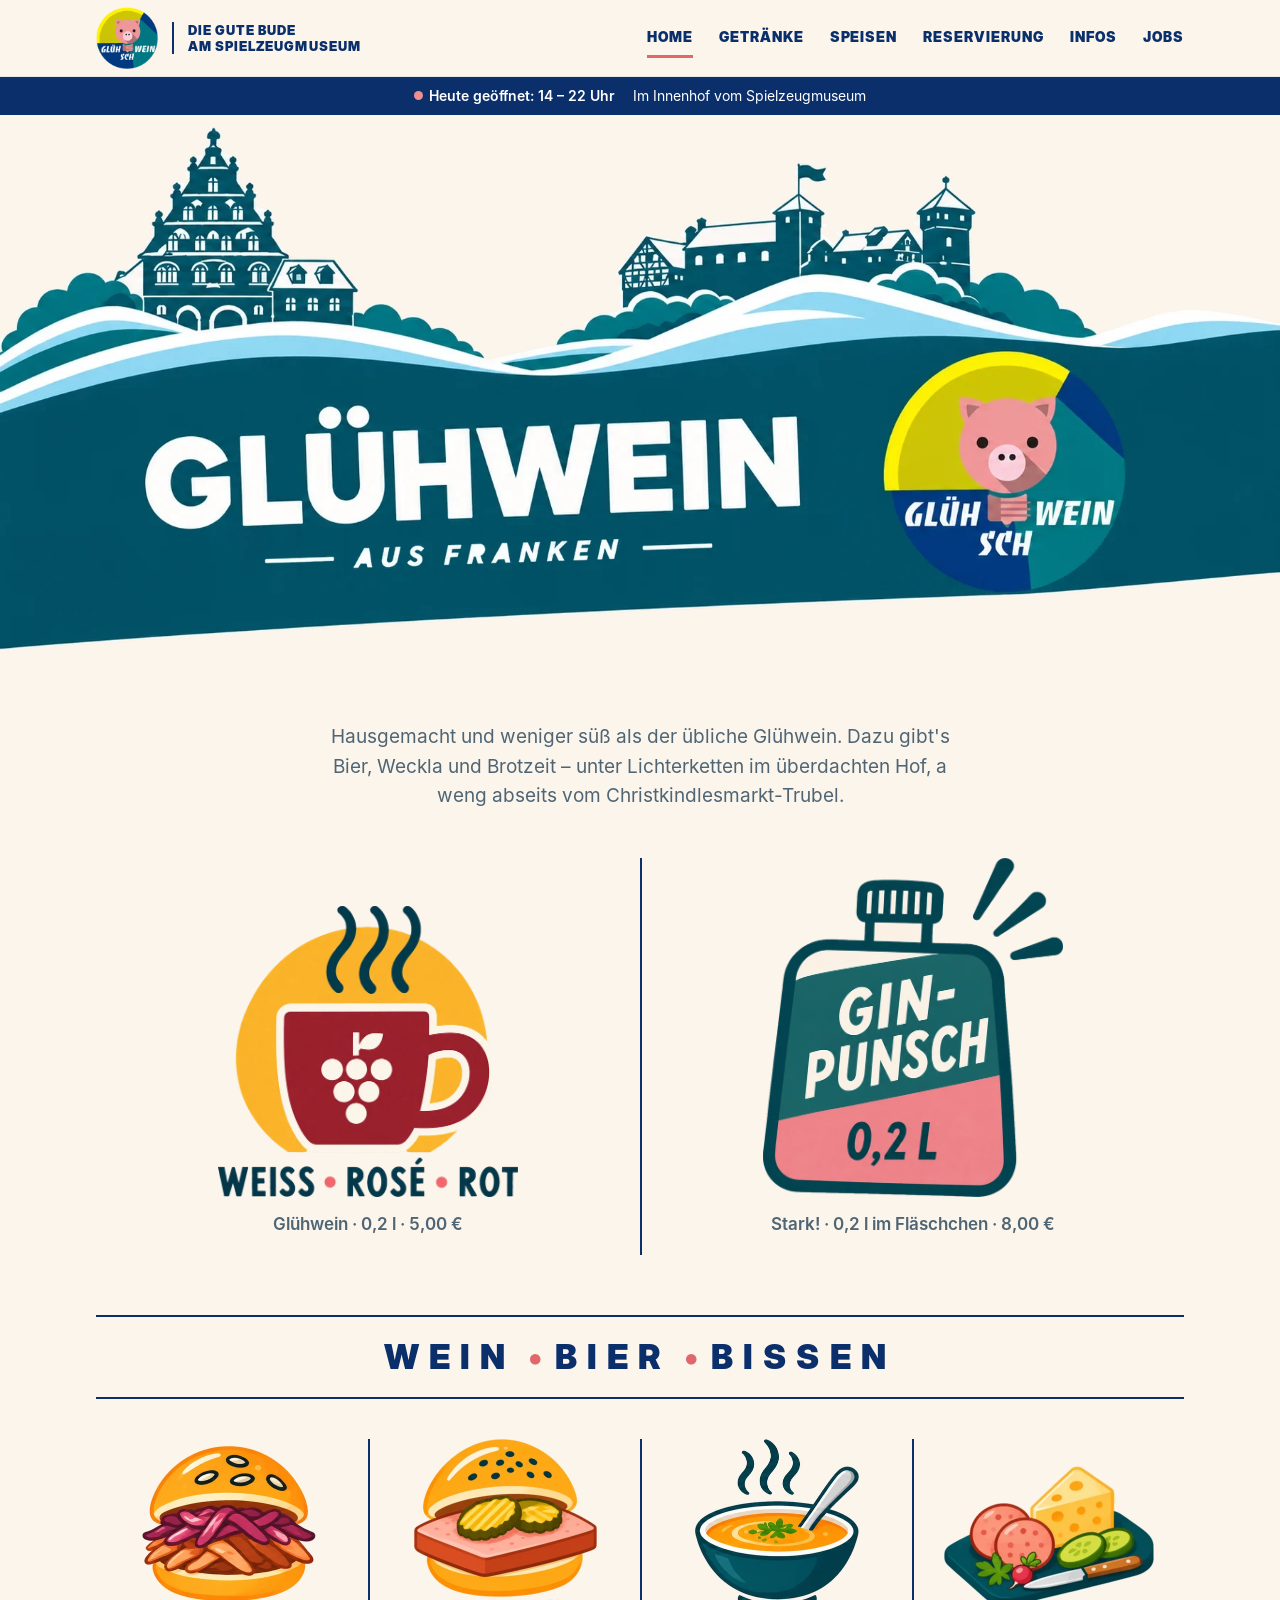
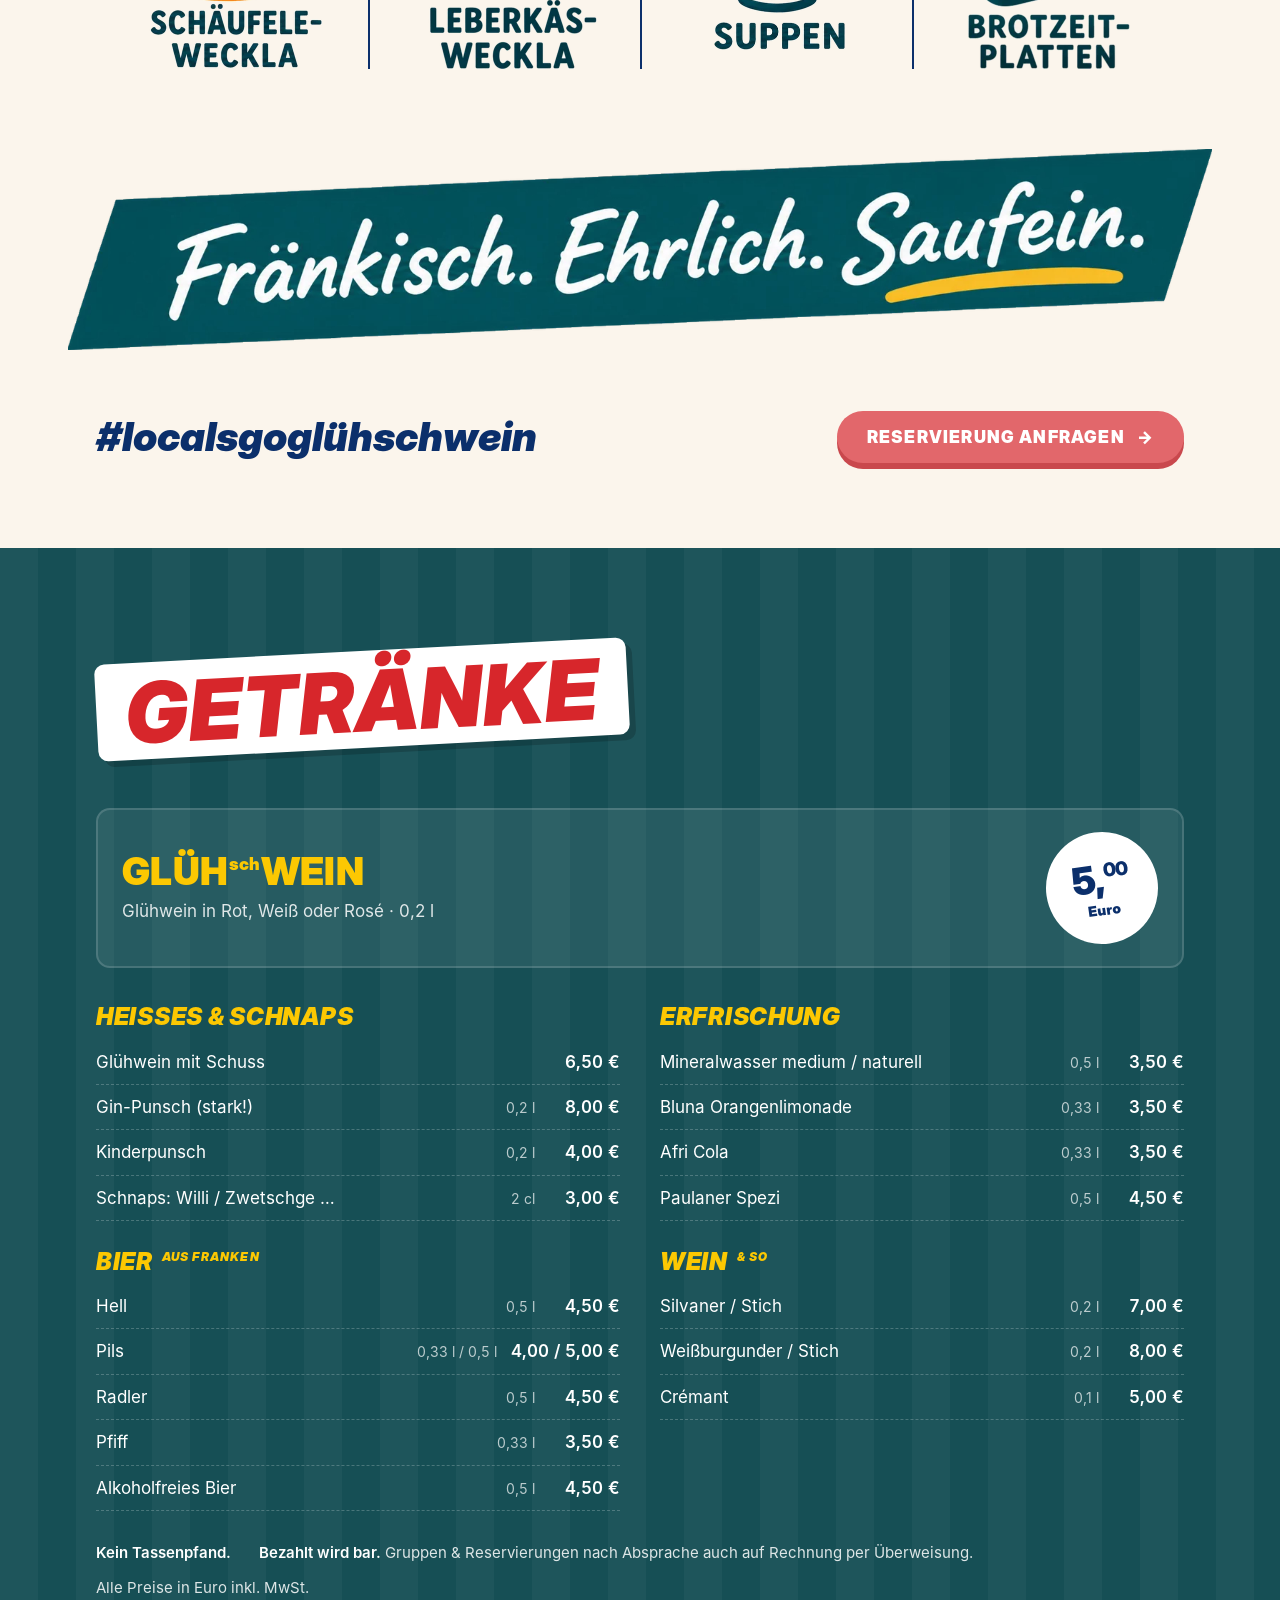
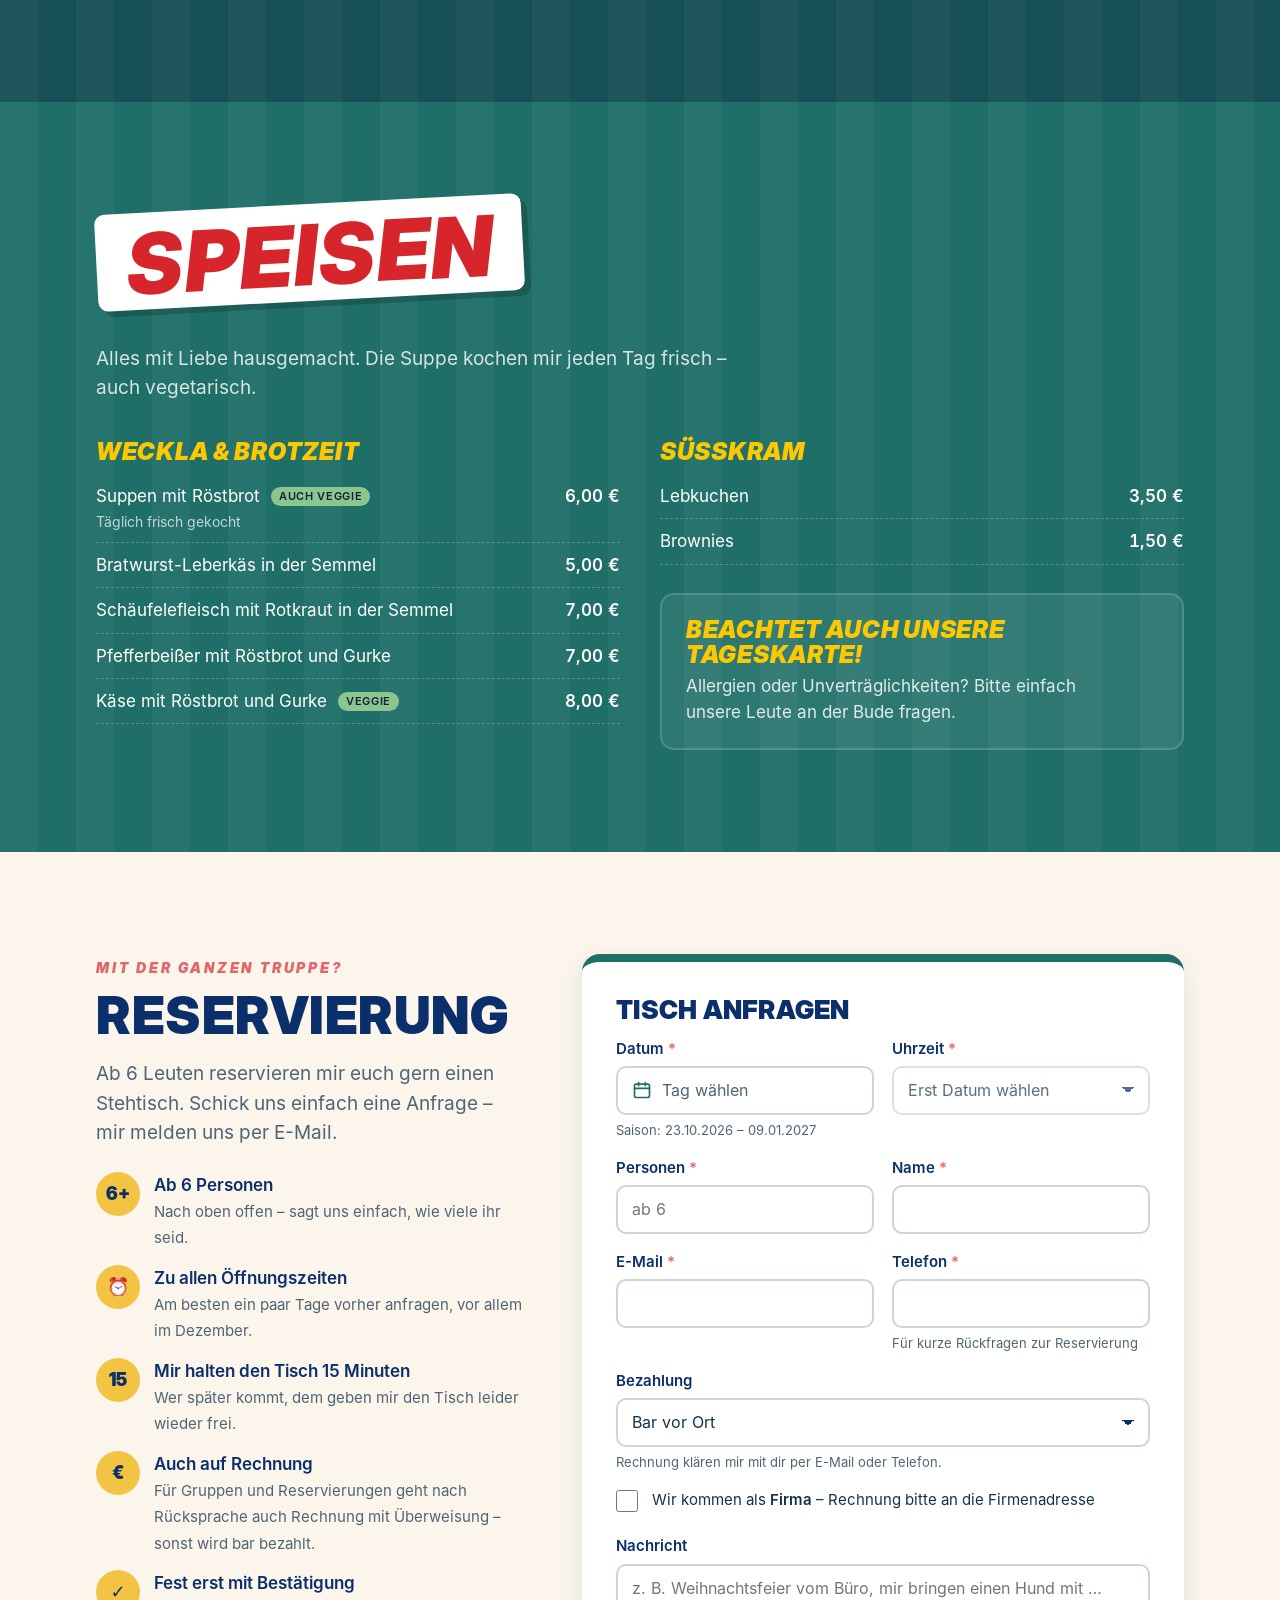
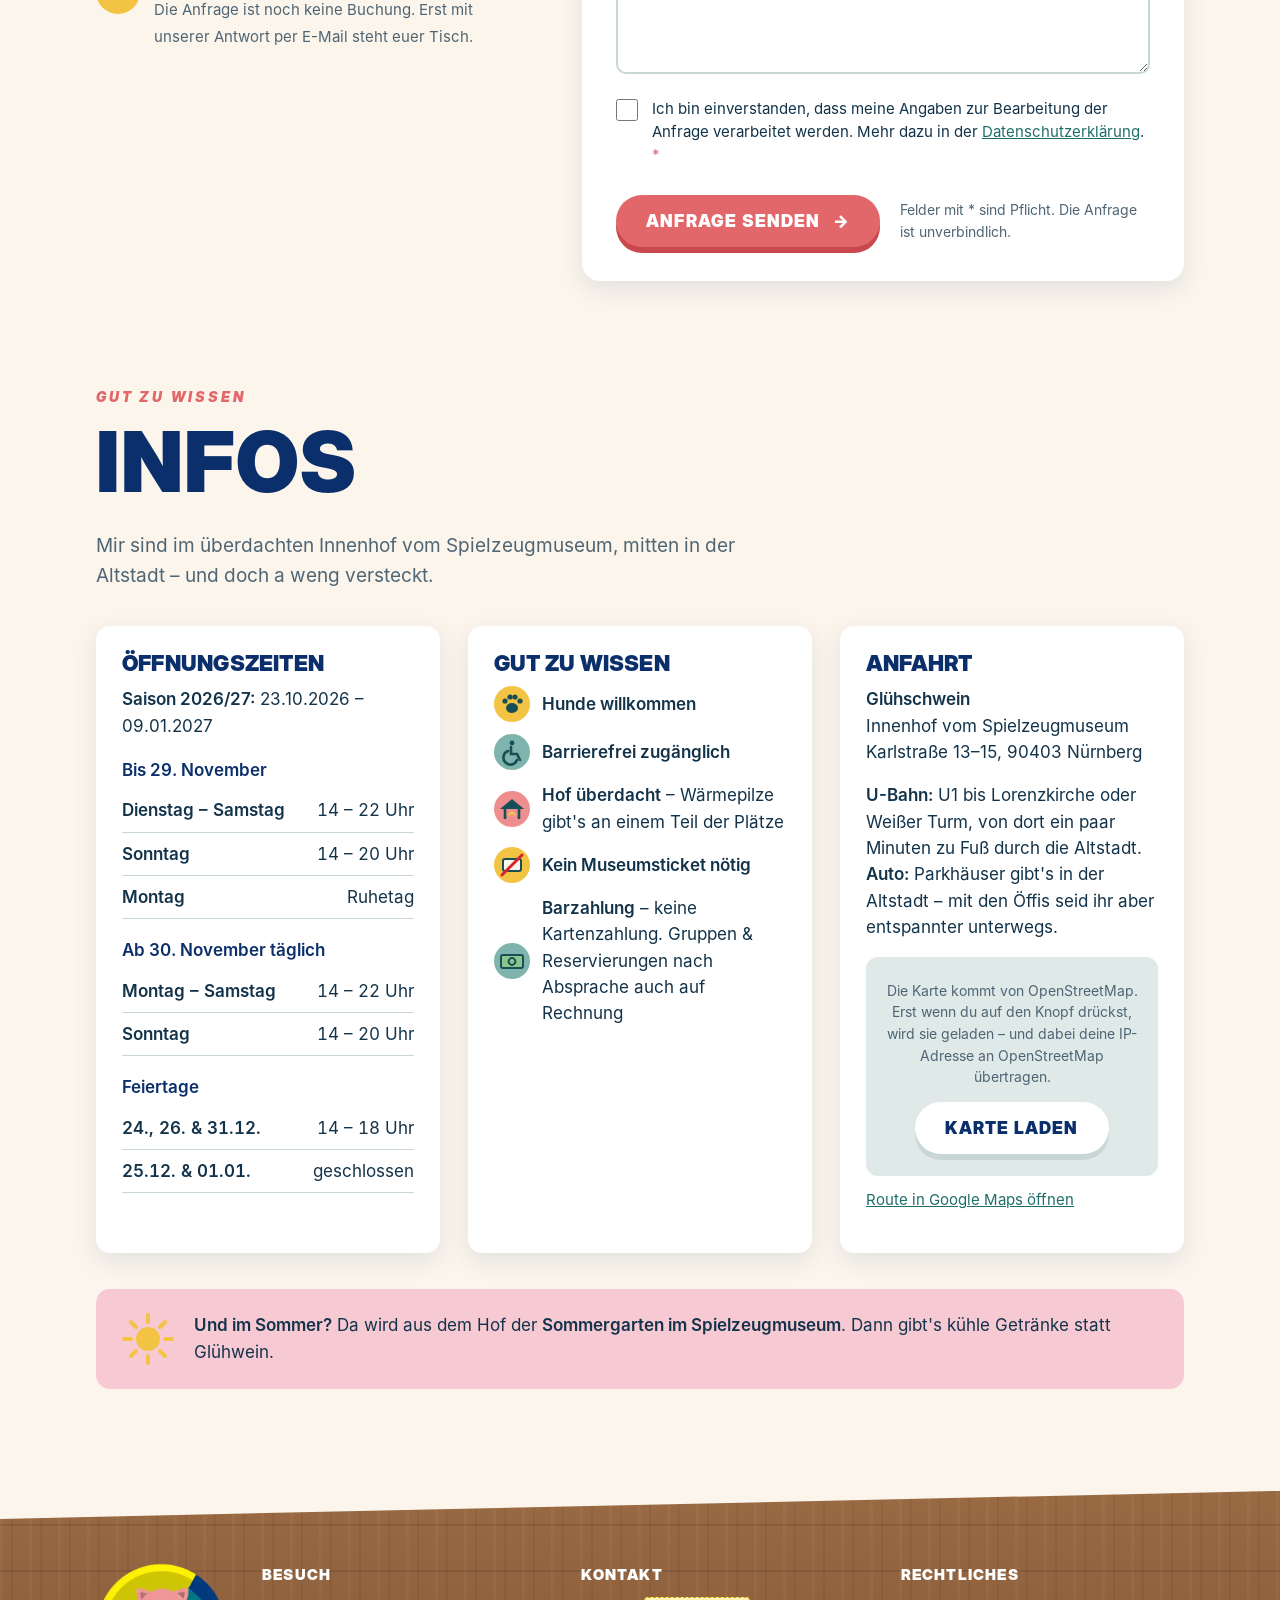
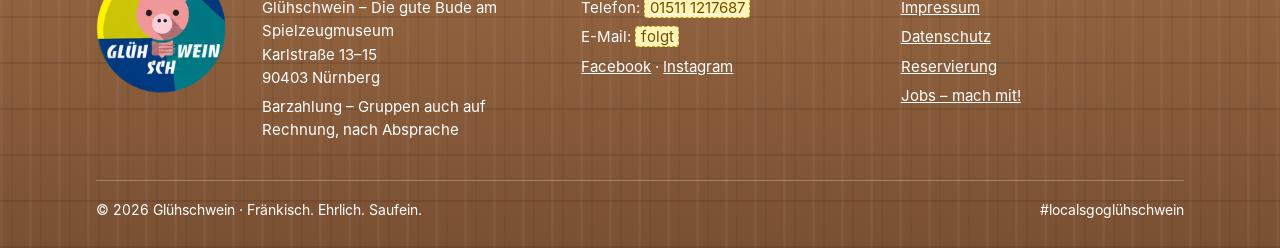
<file: index.html>
<!doctype html>
<html lang="de">
<head>
  <meta charset="utf-8">
  <meta name="viewport" content="width=device-width, initial-scale=1">
  <title>Glühschwein – Die gute Bude am Spielzeugmuseum · Nürnberg</title>
  <meta name="description" content="Hausgemachter Glühwein aus Frankenwein, Gin-Punsch, Bier und Brotzeit im überdachten Innenhof des Spielzeugmuseums Nürnberg. Saison 23.10.2026 – 09.01.2027. Stehtische ab 6 Personen reservieren.">
  <meta name="theme-color" content="#164f55">
  <link rel="icon" href="bilder/favicon.png?v=2" type="image/png">
  <link rel="apple-touch-icon" href="bilder/apple-touch-icon.png?v=2">
  <link rel="preload" href="fonts/interdisplay-black.woff" as="font" type="font/woff" crossorigin>
  <link rel="stylesheet" href="css/style.css?v=18">
  <meta property="og:title" content="Glühschwein – Die gute Bude am Spielzeugmuseum">
  <meta property="og:description" content="Fränkisch. Ehrlich. Saufein. Hausgemachter Glühwein aus Frankenwein im Innenhof des Spielzeugmuseums Nürnberg.">
  <meta property="og:type" content="website">
  <meta property="og:locale" content="de_DE">
  <meta property="og:url" content="https://xn--dasglhschwein-0ob.de/">
  <meta property="og:image" content="https://xn--dasglhschwein-0ob.de/bilder/vorschau.jpg">
  <meta property="og:image:width" content="1200">
  <meta property="og:image:height" content="630">
  <meta name="twitter:card" content="summary_large_image">
</head>
<body>

<a class="springen" href="#inhalt">Zum Inhalt springen</a>

<!-- ===================== Kopfzeile ===================== -->
<header class="kopf">
  <div class="huelle kopf__innen">
    <a class="marke" href="#home" aria-label="Glühschwein – zur Startseite">
      <img class="marke__logo" src="bilder/logo-klein.webp?v=2" width="360" height="360" alt="Logo Glühschwein">
      <span class="marke__zeile">Die gute Bude<br>am Spielzeugmuseum</span>
    </a>
    <button class="burger" type="button" aria-label="Menü öffnen" aria-expanded="false" aria-controls="hauptmenue">
      <span></span><span></span><span></span>
    </button>
    <nav class="nav" id="hauptmenue" aria-label="Hauptmenü">
      <ul>
        <li><a href="#home" class="aktiv">Home</a></li>
        <li><a href="#getraenke">Getränke</a></li>
        <li><a href="#speisen">Speisen</a></li>
        <li><a href="#reservierung">Reservierung</a></li>
        <li><a href="#infos">Infos</a></li>
        <li><a href="jobs/">Jobs</a></li>
      </ul>
    </nav>
  </div>
</header>

<!-- Status: wird per Script mit den heutigen Öffnungszeiten gefüllt -->
<div class="status" id="status" aria-live="polite">
  <div class="huelle"><span><span class="status__punkt"></span><b id="status-text">Saison 2026/27: 23.10.2026 – 09.01.2027</b></span><span id="status-zusatz">Im Innenhof vom Spielzeugmuseum</span></div>
</div>

<main id="inhalt">

  <!-- ===================== HOME ===================== -->
  <section class="hero" id="home" aria-labelledby="hero-titel">
    <h1 class="sr-only" id="hero-titel">Glühschwein – Die gute Bude am Spielzeugmuseum, Nürnberg</h1>
    <div class="einstieg">
      <img class="hero__bild" src="bilder/einstieg.webp?v=3" width="1800" height="736" alt="Glühwein aus Franken – verschneite Nürnberger Altstadt mit Burg und dem Glühschwein-Logo" fetchpriority="high">
      <img class="fenster fenster--an" src="bilder/fenster-an.webp" width="1800" height="736" alt="" aria-hidden="true">
    </div>

    <div class="huelle">
      <p class="hero__intro">Hausgemacht und weniger süß als der übliche Glühwein. Dazu gibt's Bier, Weckla und Brotzeit – unter Lichterketten im überdachten Hof, a weng abseits vom Christkindlesmarkt-Trubel.</p>

      <div class="highlights">
        <div class="highlight">
          <img src="bilder/gluehwein-tasse.webp" width="640" height="621" alt="Glühwein-Tasse – Weiß, Rosé und Rot">
          <p class="highlight__preis">Glühwein · 0,2 l · 5,00 €</p>
        </div>
        <div class="highlight">
          <img src="bilder/gin-punsch.webp" width="640" height="723" alt="Gin-Punsch im Fläschchen, 0,2 Liter">
          <p class="highlight__preis">Stark! · 0,2 l im Fläschchen · 8,00 €</p>
        </div>
      </div>

      <p class="trenner">Wein<span class="dot">•</span>Bier<span class="dot">•</span>Bissen</p>

      <ul class="bissen">
        <li><img src="bilder/schaeufele-weckla.webp?v=2" width="360" height="460" loading="lazy" alt="Schäufele-Weckla"></li>
        <li><img src="bilder/leberkaes-weckla.webp?v=3" width="366" height="460" loading="lazy" alt="Leberkäs-Weckla"></li>
        <li><img src="bilder/suppen.webp?v=2" width="327" height="460" loading="lazy" alt="Suppen"></li>
        <li><img src="bilder/brotzeitplatten.webp?v=4" width="420" height="460" loading="lazy" alt="Brotzeitplatten"></li>
      </ul>
    </div>

    <div class="slogan">
      <img src="bilder/slogan.webp" width="1600" height="281" loading="lazy" alt="Fränkisch. Ehrlich. Saufein.">
    </div>

    <div class="huelle cta-zeile">
      <p class="hashtag">#localsgoglühschwein</p>
      <a class="knopf" href="#reservierung">Reservierung anfragen <span aria-hidden="true">→</span></a>
    </div>
  </section>

  <!-- ===================== GETRÄNKE ===================== -->
  <section class="abschnitt karte-bereich" id="getraenke" aria-labelledby="getraenke-titel">
    <div class="huelle">
      <h2 class="titel-gross" id="getraenke-titel">Getränke</h2>

      <div class="top-gluehwein">
        <div>
          <h3>Glüh<sup>sch</sup>wein</h3>
          <p>Glühwein in Rot, Weiß oder Rosé · 0,2 l</p>
        </div>
        <div class="preis-kreis"><span>5,<sup>00</sup></span><small>Euro</small></div>
      </div>

      <div class="karten-raster">
        <div class="karten-gruppe">
          <h3>Heißes &amp; Schnaps</h3>
          <ul class="karte-liste">
            <li><span>Glühwein mit Schuss</span><span class="menge"></span><span class="preis">6,50 €</span></li>
            <li><span>Gin-Punsch (stark!)</span><span class="menge">0,2 l</span><span class="preis">8,00 €</span></li>
            <li><span>Kinderpunsch</span><span class="menge">0,2 l</span><span class="preis">4,00 €</span></li>
            <li><span>Schnaps: Willi / Zwetschge …</span><span class="menge">2 cl</span><span class="preis">3,00 €</span></li>
          </ul>
        </div>
        <div class="karten-gruppe">
          <h3>Erfrischung</h3>
          <ul class="karte-liste">
            <li><span>Mineralwasser medium / naturell</span><span class="menge">0,5 l</span><span class="preis">3,50 €</span></li>
            <li><span>Bluna Orangenlimonade</span><span class="menge">0,33 l</span><span class="preis">3,50 €</span></li>
            <li><span>Afri Cola</span><span class="menge">0,33 l</span><span class="preis">3,50 €</span></li>
            <li><span>Paulaner Spezi</span><span class="menge">0,5 l</span><span class="preis">4,50 €</span></li>
          </ul>
        </div>
        <div class="karten-gruppe">
          <h3>Bier <small>aus Franken</small></h3>
          <ul class="karte-liste">
            <li><span>Hell</span><span class="menge">0,5 l</span><span class="preis">4,50 €</span></li>
            <li><span>Pils</span><span class="menge">0,33 l / 0,5 l</span><span class="preis">4,00 / 5,00 €</span></li>
            <li><span>Radler</span><span class="menge">0,5 l</span><span class="preis">4,50 €</span></li>
            <li><span>Pfiff</span><span class="menge">0,33 l</span><span class="preis">3,50 €</span></li>
            <li><span>Alkoholfreies Bier</span><span class="menge">0,5 l</span><span class="preis">4,50 €</span></li>
          </ul>
        </div>
        <div class="karten-gruppe">
          <h3>Wein <small>&amp; so</small></h3>
          <ul class="karte-liste">
            <li><span>Silvaner / Stich</span><span class="menge">0,2 l</span><span class="preis">7,00 €</span></li>
            <li><span>Weißburgunder / Stich</span><span class="menge">0,2 l</span><span class="preis">8,00 €</span></li>
            <li><span>Crémant</span><span class="menge">0,1 l</span><span class="preis">5,00 €</span></li>
          </ul>
        </div>
      </div>

      <div class="karten-fuss">
        <span><strong>Kein Tassenpfand.</strong></span>
        <span><strong>Bezahlt wird bar.</strong> Gruppen &amp; Reservierungen nach Absprache auch auf Rechnung per Überweisung.</span>
        <span>Alle Preise in Euro inkl. MwSt.</span>
      </div>
    </div>
  </section>

  <!-- ===================== SPEISEN ===================== -->
  <section class="abschnitt karte-bereich karte-bereich--speisen" id="speisen" aria-labelledby="speisen-titel">
    <div class="huelle">
      <h2 class="titel-gross" id="speisen-titel">Speisen</h2>
      <p class="einleitung">Alles mit Liebe hausgemacht. Die Suppe kochen mir jeden Tag frisch – auch vegetarisch.</p>

      <div class="karten-raster">
        <div class="karten-gruppe">
          <h3>Weckla &amp; Brotzeit</h3>
          <ul class="karte-liste">
            <li><span>Suppen mit Röstbrot <span class="veggie">auch veggie</span></span><span class="menge"></span><span class="preis">6,00 €</span>
              <span class="hinweis">Täglich frisch gekocht</span></li>
            <li><span>Bratwurst-Leberkäs in der Semmel</span><span class="menge"></span><span class="preis">5,00 €</span></li>
            <li><span>Schäufelefleisch mit Rotkraut in der Semmel</span><span class="menge"></span><span class="preis">7,00 €</span></li>
            <li><span>Pfefferbeißer mit Röstbrot und Gurke</span><span class="menge"></span><span class="preis">7,00 €</span></li>
            <li><span>Käse mit Röstbrot und Gurke <span class="veggie">veggie</span></span><span class="menge"></span><span class="preis">8,00 €</span></li>
          </ul>
        </div>
        <div class="karten-gruppe">
          <h3>Süßkram</h3>
          <ul class="karte-liste">
            <li><span>Lebkuchen</span><span class="menge"></span><span class="preis">3,50 €</span></li>
            <li><span>Brownies</span><span class="menge"></span><span class="preis">1,50 €</span></li>
          </ul>
          <div class="top-gluehwein" style="margin-top:28px">
            <div>
              <h3 style="font-size:24px">Beachtet auch unsere Tageskarte!</h3>
              <p>Allergien oder Unverträglichkeiten? Bitte einfach unsere Leute an der Bude fragen.</p>
            </div>
          </div>
        </div>
      </div>
    </div>
  </section>

  <!-- ===================== RESERVIERUNG ===================== -->
  <section class="abschnitt" id="reservierung" aria-labelledby="reservierung-titel">
    <div class="huelle reservierung">
      <div>
        <span class="kicker">Mit der ganzen Truppe?</span>
        <h2 class="titel-gross" id="reservierung-titel">Reservierung</h2>
        <p class="einleitung">Ab 6 Leuten reservieren mir euch gern einen Stehtisch. Schick uns einfach eine Anfrage – mir melden uns per E-Mail.</p>
        <ul class="regeln">
          <li><span class="zahl">6+</span><div><b>Ab 6 Personen</b><span>Nach oben offen – sagt uns einfach, wie viele ihr seid.</span></div></li>
          <li><span class="zahl">⏰</span><div><b>Zu allen Öffnungszeiten</b><span>Am besten ein paar Tage vorher anfragen, vor allem im Dezember.</span></div></li>
          <li><span class="zahl">15</span><div><b>Mir halten den Tisch 15 Minuten</b><span>Wer später kommt, dem geben mir den Tisch leider wieder frei.</span></div></li>
          <li><span class="zahl">€</span><div><b>Auch auf Rechnung</b><span>Für Gruppen und Reservierungen geht nach Rücksprache auch Rechnung mit Überweisung – sonst wird bar bezahlt.</span></div></li>
          <li><span class="zahl">✓</span><div><b>Fest erst mit Bestätigung</b><span>Die Anfrage ist noch keine Buchung. Erst mit unserer Antwort per E-Mail steht euer Tisch.</span></div></li>
        </ul>
      </div>

      <form class="formular" id="reservierungs-formular" action="https://formspree.io/f/DEINE-ID" method="POST" novalidate>
        <h3>Tisch anfragen</h3>
        <input type="hidden" name="_subject" value="Neue Reservierungsanfrage – Glühschwein">
        <div class="honig" aria-hidden="true"><label>Bitte leer lassen <input type="text" name="_gotcha" tabindex="-1" autocomplete="off"></label></div>

        <div class="feld-raster">
          <div class="feld">
            <label for="f-datum-knopf" id="f-datum-label">Datum <span class="pflicht">*</span></label>
            <input id="f-datum" type="hidden" min="2026-10-23" max="2027-01-09">
            <input id="f-datum-text" name="datum" type="hidden">
            <div class="kalender-feld">
              <button type="button" class="kalender-knopf" id="f-datum-knopf" aria-haspopup="dialog" aria-expanded="false" aria-controls="kalender">
                <svg viewBox="0 0 24 24" aria-hidden="true"><rect x="3" y="5" width="18" height="16" rx="2" fill="none" stroke="currentColor" stroke-width="2"/><path d="M3 10h18M8 3v4M16 3v4" stroke="currentColor" stroke-width="2" stroke-linecap="round"/></svg>
                <span id="f-datum-anzeige">Tag wählen</span>
              </button>
              <div class="kalender" id="kalender" role="dialog" aria-label="Datum wählen" hidden></div>
            </div>
            <div class="klein" id="f-datum-info">Saison: 23.10.2026 – 09.01.2027</div>
          </div>
          <div class="feld">
            <label for="f-uhrzeit">Uhrzeit <span class="pflicht">*</span></label>
            <select id="f-uhrzeit" name="uhrzeit" required disabled>
              <option value="">Erst Datum wählen</option>
            </select>
          </div>
          <div class="feld">
            <label for="f-personen">Personen <span class="pflicht">*</span></label>
            <input id="f-personen" name="personen" type="number" inputmode="numeric" min="6" step="1" required placeholder="ab 6">
          </div>
          <div class="feld">
            <label for="f-name">Name <span class="pflicht">*</span></label>
            <input id="f-name" name="name" type="text" autocomplete="name" required>
          </div>
          <div class="feld">
            <label for="f-email">E-Mail <span class="pflicht">*</span></label>
            <input id="f-email" name="email" type="email" autocomplete="email" required>
          </div>
          <div class="feld">
            <label for="f-telefon">Telefon <span class="pflicht">*</span></label>
            <input id="f-telefon" name="telefon" type="tel" autocomplete="tel" inputmode="tel" required>
            <div class="klein">Für kurze Rückfragen zur Reservierung</div>
          </div>
          <div class="feld breit">
            <label for="f-zahlung">Bezahlung</label>
            <select id="f-zahlung" name="zahlung">
              <option value="Bar vor Ort">Bar vor Ort</option>
              <option value="Rechnung / Überweisung (nach Rücksprache)">Rechnung / Überweisung (nach Rücksprache)</option>
            </select>
            <div class="klein">Rechnung klären mir mit dir per E-Mail oder Telefon.</div>
          </div>
          <div class="feld breit">
            <label class="haekchen" for="f-firma-an">
              <input id="f-firma-an" type="checkbox" aria-controls="firmen-felder" aria-expanded="false">
              <span>Wir kommen als <b>Firma</b> – Rechnung bitte an die Firmenadresse</span>
            </label>
          </div>
          <fieldset class="firmen-felder breit" id="firmen-felder" hidden>
            <legend>Rechnungsadresse Firma</legend>
            <div class="feld-raster">
              <div class="feld breit">
                <label for="f-firma">Firmenname <span class="pflicht">*</span></label>
                <input id="f-firma" name="firma" type="text" autocomplete="organization" disabled>
              </div>
              <div class="feld breit">
                <label for="f-firma-strasse">Straße und Hausnummer <span class="pflicht">*</span></label>
                <input id="f-firma-strasse" name="firma_strasse" type="text" autocomplete="street-address" disabled>
              </div>
              <div class="feld">
                <label for="f-firma-plz">PLZ <span class="pflicht">*</span></label>
                <input id="f-firma-plz" name="firma_plz" type="text" inputmode="numeric" autocomplete="postal-code" disabled>
              </div>
              <div class="feld">
                <label for="f-firma-ort">Ort <span class="pflicht">*</span></label>
                <input id="f-firma-ort" name="firma_ort" type="text" autocomplete="address-level2" disabled>
              </div>
              <div class="feld">
                <label for="f-firma-ansprech">Ansprechpartner/in</label>
                <input id="f-firma-ansprech" name="firma_ansprechpartner" type="text" disabled>
                <div class="klein">Falls nicht du selbst</div>
              </div>
              <div class="feld">
                <label for="f-firma-ref">Bestellnr. / Kostenstelle</label>
                <input id="f-firma-ref" name="firma_referenz" type="text" disabled>
                <div class="klein">Falls eure Buchhaltung das braucht</div>
              </div>
              <div class="feld breit">
                <label for="f-firma-mail">E-Mail für die Rechnung</label>
                <input id="f-firma-mail" name="firma_rechnungs_email" type="email" autocomplete="email" disabled>
                <div class="klein">Leer lassen, wenn die Rechnung an deine E-Mail oben gehen soll</div>
              </div>
            </div>
          </fieldset>
          <div class="feld breit">
            <label for="f-nachricht">Nachricht</label>
            <textarea id="f-nachricht" name="nachricht" placeholder="z. B. Weihnachtsfeier vom Büro, mir bringen einen Hund mit …"></textarea>
          </div>
          <div class="feld breit">
            <label class="haekchen" for="f-datenschutz">
              <input id="f-datenschutz" name="datenschutz" type="checkbox" value="akzeptiert" required>
              <span>Ich bin einverstanden, dass meine Angaben zur Bearbeitung der Anfrage verarbeitet werden. Mehr dazu in der <a href="datenschutz.html">Datenschutzerklärung</a>. <span class="pflicht">*</span></span>
            </label>
          </div>
        </div>

        <div class="formular-fuss">
          <button class="knopf" type="submit">Anfrage senden <span aria-hidden="true">→</span></button>
          <p>Felder mit * sind Pflicht. Die Anfrage ist unverbindlich.</p>
        </div>
        <div id="formular-meldung" role="status" aria-live="polite"></div>
      </form>
    </div>
  </section>

  <!-- ===================== INFOS ===================== -->
  <section class="abschnitt" id="infos" aria-labelledby="infos-titel" style="padding-top:0">
    <div class="huelle">
      <span class="kicker">Gut zu wissen</span>
      <h2 class="titel-gross" id="infos-titel">Infos</h2>
      <p class="einleitung">Mir sind im überdachten Innenhof vom Spielzeugmuseum, mitten in der Altstadt – und doch a weng versteckt.</p>

      <div class="info-raster">
        <div class="info-karte">
          <h3>Öffnungszeiten</h3>
          <p><strong>Saison 2026/27:</strong> 23.10.2026 – 09.01.2027</p>
          <p class="unterzeile">Bis 29. November</p>
          <table class="zeiten">
            <tr><th scope="row">Dienstag – Samstag</th><td>14 – 22 Uhr</td></tr>
            <tr><th scope="row">Sonntag</th><td>14 – 20 Uhr</td></tr>
            <tr><th scope="row">Montag</th><td>Ruhetag</td></tr>
          </table>
          <p class="unterzeile">Ab 30. November täglich</p>
          <table class="zeiten">
            <tr><th scope="row">Montag – Samstag</th><td>14 – 22 Uhr</td></tr>
            <tr><th scope="row">Sonntag</th><td>14 – 20 Uhr</td></tr>
          </table>
          <p class="unterzeile">Feiertage</p>
          <table class="zeiten">
            <tr><th scope="row">24., 26. &amp; 31.12.</th><td>14 – 18 Uhr</td></tr>
            <tr><th scope="row">25.12. &amp; 01.01.</th><td>geschlossen</td></tr>
          </table>
        </div>

        <div class="info-karte">
          <h3>Gut zu wissen</h3>
          <ul class="merkmale">
            <li><svg viewBox="0 0 36 36" aria-hidden="true"><circle cx="18" cy="18" r="18" fill="#f3c443"/><g fill="#164f55"><ellipse cx="18" cy="22" rx="6" ry="5"/><circle cx="11" cy="15" r="2.6"/><circle cx="16" cy="11" r="2.6"/><circle cx="21" cy="11" r="2.6"/><circle cx="26" cy="15" r="2.6"/></g></svg><span><b>Hunde willkommen</b></span></li>
            <li><svg viewBox="0 0 36 36" aria-hidden="true"><circle cx="18" cy="18" r="18" fill="#7fb3ae"/><g fill="none" stroke="#164f55" stroke-width="2.6" stroke-linecap="round"><circle cx="18" cy="9" r="2.4" fill="#164f55" stroke="none"/><path d="M17 13 v7 h6 l3 6"/><path d="M14 17 a7 7 0 1 0 9 9"/></g></svg><span><b>Barrierefrei zugänglich</b></span></li>
            <li><svg viewBox="0 0 36 36" aria-hidden="true"><circle cx="18" cy="18" r="18" fill="#ee8e8e"/><path d="M6 18 L18 8 L30 18Z" fill="#164f55"/><path d="M11 18 v10 M25 18 v10" stroke="#164f55" stroke-width="2.6"/><path d="M15 24 c2 -3 4 -3 6 0" stroke="#f3c443" stroke-width="2.6" fill="none"/></svg><span><b>Hof überdacht</b> – Wärmepilze gibt's an einem Teil der Plätze</span></li>
            <li><svg viewBox="0 0 36 36" aria-hidden="true"><circle cx="18" cy="18" r="18" fill="#f3c443"/><rect x="9" y="12" width="18" height="12" rx="2" fill="#fbf5ec" stroke="#164f55" stroke-width="2"/><path d="M8 28 L28 8" stroke="#d7262b" stroke-width="3" stroke-linecap="round"/></svg><span><b>Kein Museumsticket nötig</b></span></li>
            <li><svg viewBox="0 0 36 36" aria-hidden="true"><circle cx="18" cy="18" r="18" fill="#7fb3ae"/><rect x="7" y="12" width="22" height="13" rx="2" fill="#8cc68f" stroke="#164f55" stroke-width="2"/><circle cx="18" cy="18.5" r="3.4" fill="none" stroke="#164f55" stroke-width="2"/></svg><span><b>Barzahlung</b> – keine Kartenzahlung. Gruppen &amp; Reservierungen nach Absprache auch auf Rechnung</span></li>
          </ul>
        </div>

        <div class="info-karte">
          <h3>Anfahrt</h3>
          <p><strong>Glühschwein</strong><br>Innenhof vom Spielzeugmuseum<br>Karlstraße 13–15, 90403 Nürnberg</p>
          <p><b>U-Bahn:</b> U1 bis Lorenzkirche oder Weißer Turm, von dort ein paar Minuten zu Fuß durch die Altstadt.<br>
             <b>Auto:</b> Parkhäuser gibt's in der Altstadt – mit den Öffis seid ihr aber entspannter unterwegs.</p>
          <div class="karten-platz" id="karten-platz">
            <div>
              <p>Die Karte kommt von OpenStreetMap. Erst wenn du auf den Knopf drückst, wird sie geladen – und dabei deine IP-Adresse an OpenStreetMap übertragen.</p>
              <button class="knopf knopf--hell" type="button" id="karte-laden">Karte laden</button>
            </div>
          </div>
          <p style="margin-top:12px;font-size:15px"><a href="https://www.google.com/maps/search/?api=1&amp;query=Spielzeugmuseum+N%C3%BCrnberg+Karlstra%C3%9Fe+13" target="_blank" rel="noopener">Route in Google Maps öffnen</a></p>
        </div>
      </div>

      <div class="sommer">
        <svg viewBox="0 0 56 56" aria-hidden="true"><circle cx="28" cy="28" r="12" fill="#f3c443"/><g stroke="#f3c443" stroke-width="4" stroke-linecap="round"><path d="M28 4v7M28 45v7M4 28h7M45 28h7M11 11l5 5M40 40l5 5M11 45l5-5M40 16l5-5"/></g></svg>
        <p><b>Und im Sommer?</b> Da wird aus dem Hof der <b>Sommergarten im Spielzeugmuseum</b>. Dann gibt's kühle Getränke statt Glühwein.</p>
      </div>
    </div>
  </section>

</main>

<!-- ===================== Fußzeile ===================== -->
<footer class="fuss">
  <div class="huelle">
    <div class="fuss__raster">
      <img class="logo-fuss" src="bilder/logo-klein.webp?v=2" width="360" height="360" alt="Logo Glühschwein" loading="lazy">
      <div>
        <h4>Besuch</h4>
        <p>Glühschwein – Die gute Bude am Spielzeugmuseum<br>Karlstraße 13–15<br>90403 Nürnberg</p>
        <p>Barzahlung – Gruppen auch auf Rechnung, nach Absprache</p>
      </div>
      <div>
        <h4>Kontakt</h4>
        <ul>
          <!-- TODO: Telefonnummer vom Betreiber bestätigen lassen -->
          <li>Telefon: <a href="tel:+4915111217687"><span class="platzhalter">01511 1217687</span></a></li>
          <!-- TODO: E-Mail-Adresse eintragen, sobald angelegt -->
          <li>E-Mail: <span class="platzhalter">folgt</span></li>
          <li><a href="https://www.facebook.com/gluehschwein/" target="_blank" rel="noopener">Facebook</a> · <a href="https://www.instagram.com/gluehschwein/" target="_blank" rel="noopener">Instagram</a></li>
        </ul>
      </div>
      <div>
        <h4>Rechtliches</h4>
        <ul>
          <li><a href="impressum.html">Impressum</a></li>
          <li><a href="datenschutz.html">Datenschutz</a></li>
          <li><a href="#reservierung">Reservierung</a></li>
          <li><a href="jobs/">Jobs – mach mit!</a></li>
        </ul>
      </div>
    </div>
    <div class="fuss__unten">
      <span>© <span id="jahr">2026</span> Glühschwein · Fränkisch. Ehrlich. Saufein.</span>
      <span>#localsgoglühschwein</span>
    </div>
  </div>
</footer>

<script src="js/main.js?v=15" defer></script>
</body>
</html>
</file>
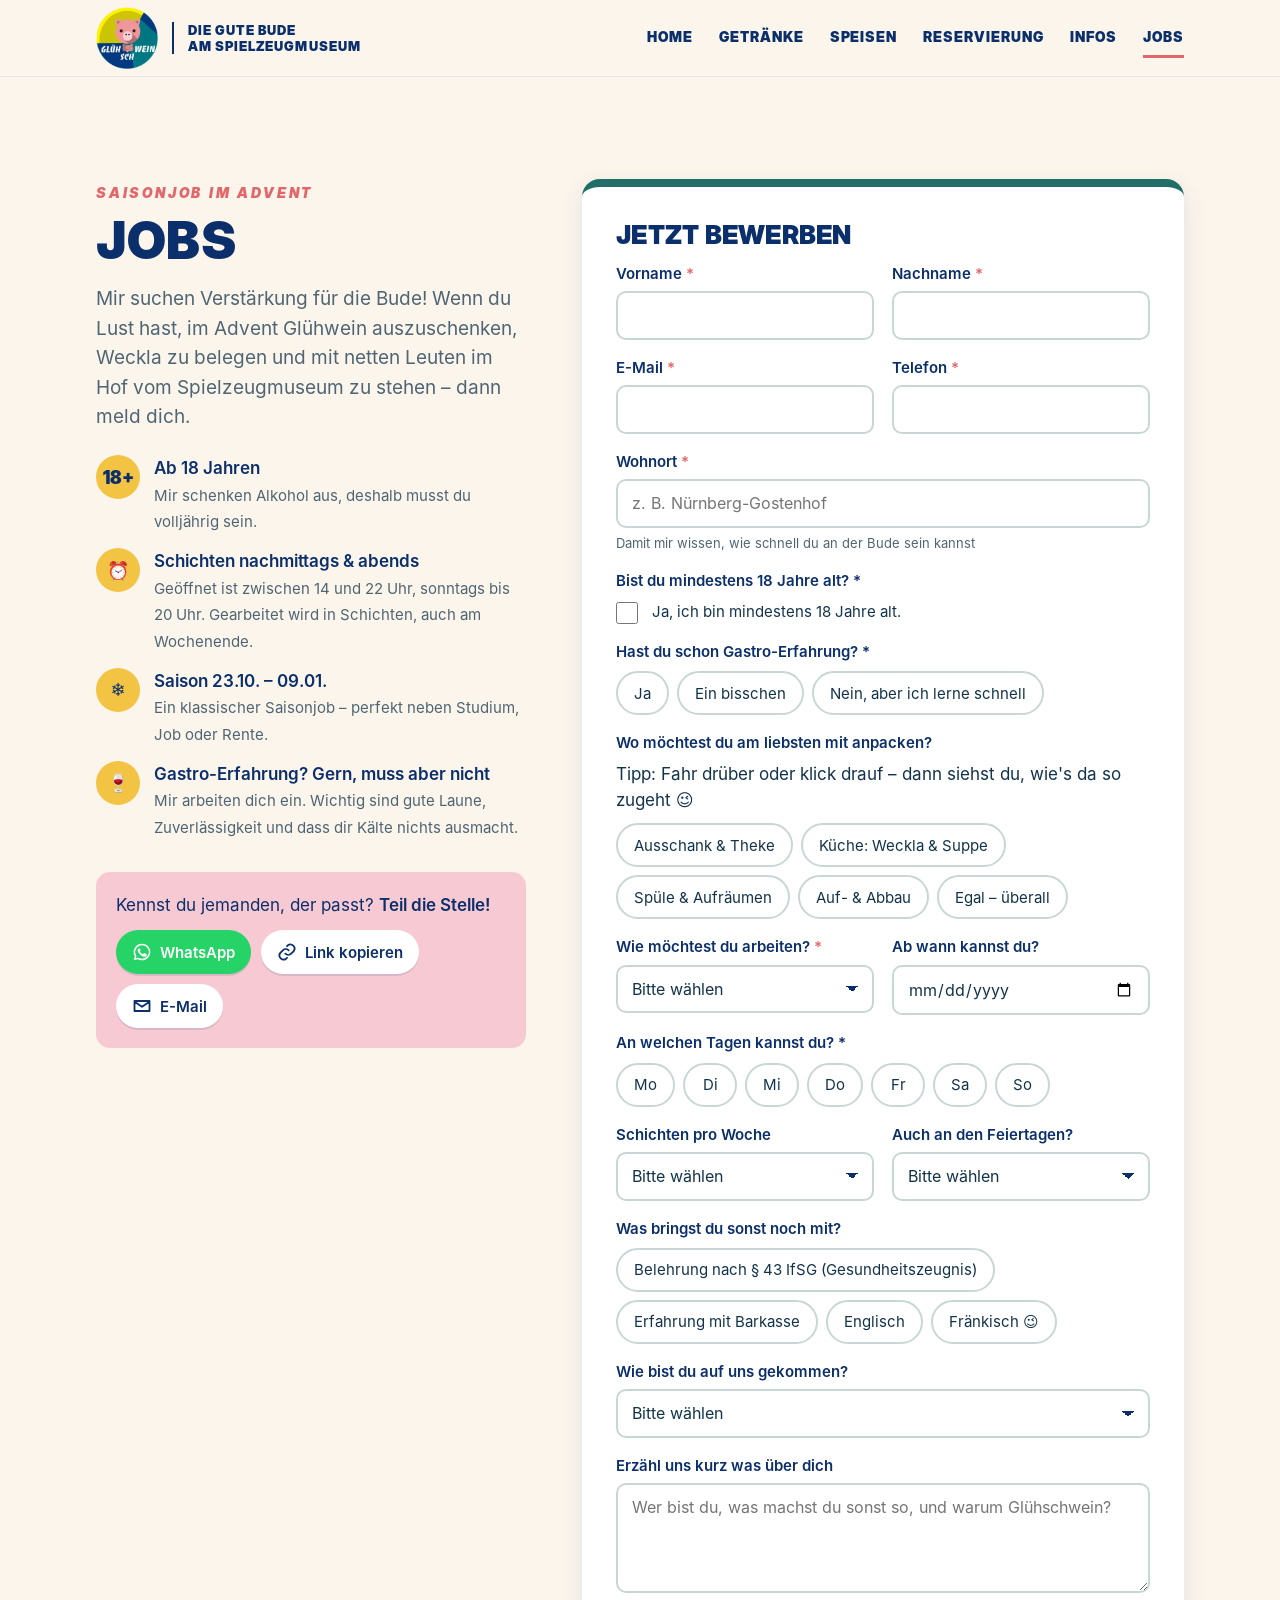
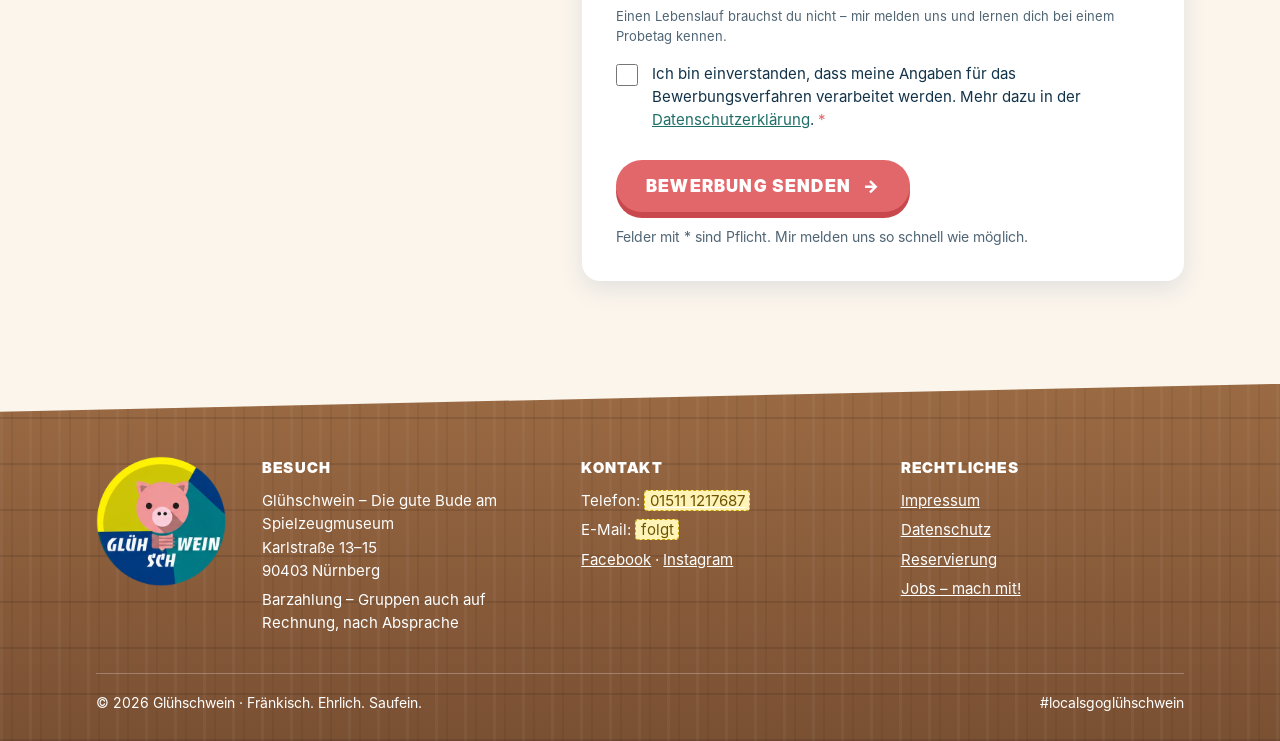
<file: jobs/index.html>
<!doctype html>
<html lang="de">
<head>
  <meta charset="utf-8">
  <meta name="viewport" content="width=device-width, initial-scale=1">
  <title>Jobs – Glühschwein · Saisonjob im Advent in Nürnberg</title>
  <meta name="description" content="Saisonjob im Glühschwein am Spielzeugmuseum Nürnberg: Ausschank, Küche, Auf- und Abbau. Ab 18 Jahren, Schichten nachmittags und abends, 23.10. – 09.01. Jetzt online bewerben.">
  <meta name="theme-color" content="#164f55">
  <link rel="icon" href="../bilder/favicon.png?v=2" type="image/png">
  <link rel="apple-touch-icon" href="../bilder/apple-touch-icon.png?v=2">
  <link rel="stylesheet" href="../css/style.css?v=18">
  <meta property="og:title" content="Jobs im Glühschwein – mach mit!">
  <meta property="og:description" content="Saisonjob im Advent: Ausschank, Küche, Auf- und Abbau im Innenhof vom Spielzeugmuseum Nürnberg. Ab 18 – jetzt online bewerben!">
  <meta property="og:type" content="website">
  <meta property="og:locale" content="de_DE">
  <meta property="og:url" content="https://xn--dasglhschwein-0ob.de/jobs/">
  <meta property="og:image" content="https://xn--dasglhschwein-0ob.de/bilder/vorschau.jpg">
  <meta property="og:image:width" content="1200">
  <meta property="og:image:height" content="630">
  <meta name="twitter:card" content="summary_large_image">
</head>
<body>

<a class="springen" href="#inhalt">Zum Inhalt springen</a>

<header class="kopf">
  <div class="huelle kopf__innen">
    <a class="marke" href="../" aria-label="Glühschwein – zur Startseite">
      <img class="marke__logo" src="../bilder/logo-klein.webp?v=2" width="360" height="360" alt="Logo Glühschwein">
      <span class="marke__zeile">Die gute Bude<br>am Spielzeugmuseum</span>
    </a>
    <button class="burger" type="button" aria-label="Menü öffnen" aria-expanded="false" aria-controls="hauptmenue">
      <span></span><span></span><span></span>
    </button>
    <nav class="nav" id="hauptmenue" aria-label="Hauptmenü">
      <ul>
        <li><a href="../#home">Home</a></li>
        <li><a href="../#getraenke">Getränke</a></li>
        <li><a href="../#speisen">Speisen</a></li>
        <li><a href="../#reservierung">Reservierung</a></li>
        <li><a href="../#infos">Infos</a></li>
        <li><a href="./" class="aktiv" aria-current="page">Jobs</a></li>
      </ul>
    </nav>
  </div>
</header>

<main id="inhalt">
<section class="abschnitt" aria-labelledby="jobs-titel">
  <div class="huelle reservierung">
    <div>
      <span class="kicker">Saisonjob im Advent</span>
      <h1 class="titel-gross" id="jobs-titel">Jobs</h1>
      <p class="einleitung">Mir suchen Verstärkung für die Bude! Wenn du Lust hast, im Advent Glühwein auszuschenken, Weckla zu belegen und mit netten Leuten im Hof vom Spielzeugmuseum zu stehen – dann meld dich.</p>
      <ul class="regeln">
        <li><span class="zahl">18+</span><div><b>Ab 18 Jahren</b><span>Mir schenken Alkohol aus, deshalb musst du volljährig sein.</span></div></li>
        <li><span class="zahl">⏰</span><div><b>Schichten nachmittags &amp; abends</b><span>Geöffnet ist zwischen 14 und 22 Uhr, sonntags bis 20 Uhr. Gearbeitet wird in Schichten, auch am Wochenende.</span></div></li>
        <li><span class="zahl">❄</span><div><b>Saison 23.10. – 09.01.</b><span>Ein klassischer Saisonjob – perfekt neben Studium, Job oder Rente.</span></div></li>
        <li><span class="zahl">🍷</span><div><b>Gastro-Erfahrung? Gern, muss aber nicht</b><span>Mir arbeiten dich ein. Wichtig sind gute Laune, Zuverlässigkeit und dass dir Kälte nichts ausmacht.</span></div></li>
      </ul>
      <div class="teilen" id="teilen">
        <p class="teilen__titel">Kennst du jemanden, der passt? <b>Teil die Stelle!</b></p>
        <div class="teilen__knoepfe">
          <button type="button" class="teilen__knopf teilen__knopf--nativ" id="teilen-nativ" hidden>
            <svg viewBox="0 0 24 24" aria-hidden="true"><path d="M12 3v12M7 8l5-5 5 5M5 13v6a2 2 0 0 0 2 2h10a2 2 0 0 0 2-2v-6" fill="none" stroke="currentColor" stroke-width="2.2" stroke-linecap="round" stroke-linejoin="round"/></svg>
            Teilen
          </button>
          <a class="teilen__knopf teilen__knopf--wa" id="teilen-wa" href="https://wa.me/?text=Saisonjob%20im%20Gl%C3%BChschwein%20N%C3%BCrnberg%20%E2%80%93%20hier%20bewerben%3A%20https%3A%2F%2Fxn--dasglhschwein-0ob.de%2Fjobs%2F" target="_blank" rel="noopener">
            <svg viewBox="0 0 24 24" aria-hidden="true"><path fill="currentColor" d="M12 2a10 10 0 0 0-8.6 15.1L2 22l5-1.3A10 10 0 1 0 12 2Zm0 18.2a8.2 8.2 0 0 1-4.2-1.2l-.3-.2-3 .8.8-2.9-.2-.3A8.2 8.2 0 1 1 12 20.2Zm4.5-6.1c-.2-.1-1.5-.7-1.7-.8s-.4-.1-.6.1-.7.8-.8 1-.3.2-.5.1a6.7 6.7 0 0 1-3.3-2.9c-.2-.4.2-.4.7-1.3.1-.2 0-.3 0-.4l-.8-1.8c-.2-.5-.4-.4-.6-.4h-.5a1 1 0 0 0-.7.3 3 3 0 0 0-.9 2.2 5.2 5.2 0 0 0 1.1 2.8 11.9 11.9 0 0 0 4.6 4c1.7.7 2.4.8 3.2.7a2.8 2.8 0 0 0 1.8-1.3 2.3 2.3 0 0 0 .2-1.3c-.1-.1-.2-.2-.5-.3Z"/></svg>
            WhatsApp
          </a>
          <button type="button" class="teilen__knopf" id="teilen-kopieren">
            <svg viewBox="0 0 24 24" aria-hidden="true"><path d="M10 14a5 5 0 0 0 7 0l3-3a5 5 0 0 0-7-7l-1 1M14 10a5 5 0 0 0-7 0l-3 3a5 5 0 0 0 7 7l1-1" fill="none" stroke="currentColor" stroke-width="2.2" stroke-linecap="round"/></svg>
            <span>Link kopieren</span>
          </button>
          <a class="teilen__knopf" id="teilen-mail" href="mailto:?subject=Saisonjob%20im%20Gl%C3%BChschwein&amp;body=Schau%20mal%2C%20das%20Gl%C3%BChschwein%20am%20Spielzeugmuseum%20sucht%20Leute%3A%20https%3A%2F%2Fxn--dasglhschwein-0ob.de%2Fjobs%2F">
            <svg viewBox="0 0 24 24" aria-hidden="true"><path d="M3 6h18v12H3zM3 7l9 6 9-6" fill="none" stroke="currentColor" stroke-width="2.2" stroke-linejoin="round"/></svg>
            E-Mail
          </a>
        </div>
      </div>
    </div>

    <form class="formular" id="bewerbungs-formular" action="https://formspree.io/f/DEINE-JOBS-ID" method="POST" novalidate>
      <h3>Jetzt bewerben</h3>
      <input type="hidden" name="_subject" value="Neue Bewerbung – Glühschwein">
      <div class="honig" aria-hidden="true"><label>Bitte leer lassen <input type="text" name="_gotcha" tabindex="-1" autocomplete="off"></label></div>

      <div class="feld-raster">
        <div class="feld">
          <label for="b-vorname">Vorname <span class="pflicht">*</span></label>
          <input id="b-vorname" name="vorname" type="text" autocomplete="given-name" required>
        </div>
        <div class="feld">
          <label for="b-nachname">Nachname <span class="pflicht">*</span></label>
          <input id="b-nachname" name="nachname" type="text" autocomplete="family-name" required>
        </div>
        <div class="feld">
          <label for="b-email">E-Mail <span class="pflicht">*</span></label>
          <input id="b-email" name="email" type="email" autocomplete="email" required>
        </div>
        <div class="feld">
          <label for="b-telefon">Telefon <span class="pflicht">*</span></label>
          <input id="b-telefon" name="telefon" type="tel" inputmode="tel" autocomplete="tel" required>
        </div>
        <div class="feld breit">
          <label for="b-wohnort">Wohnort <span class="pflicht">*</span></label>
          <input id="b-wohnort" name="wohnort" type="text" autocomplete="address-level2" required placeholder="z. B. Nürnberg-Gostenhof">
          <div class="klein">Damit mir wissen, wie schnell du an der Bude sein kannst</div>
        </div>

        <fieldset class="auswahl breit">
          <legend>Bist du mindestens 18 Jahre alt? <span class="pflicht">*</span></legend>
          <label class="haekchen"><input type="checkbox" id="b-18" name="volljaehrig" value="Ja, mindestens 18 Jahre" required><span>Ja, ich bin mindestens 18 Jahre alt.</span></label>
        </fieldset>

        <fieldset class="auswahl breit">
          <legend>Hast du schon Gastro-Erfahrung? <span class="pflicht">*</span></legend>
          <div class="optionen">
            <label class="option"><input type="radio" name="gastro_erfahrung" value="Ja" required><span>Ja</span></label>
            <label class="option"><input type="radio" name="gastro_erfahrung" value="Ein bisschen"><span>Ein bisschen</span></label>
            <label class="option"><input type="radio" name="gastro_erfahrung" value="Nein, aber ich lerne schnell"><span>Nein, aber ich lerne schnell</span></label>
          </div>
        </fieldset>
        <div class="feld breit" id="erfahrung-details" hidden>
          <label for="b-erfahrung">Wo und wie lange?</label>
          <textarea id="b-erfahrung" name="gastro_erfahrung_details" disabled placeholder="z. B. 2 Jahre Service im Biergarten, Christkindlesmarkt 2025 …"></textarea>
        </div>

        <fieldset class="auswahl breit">
          <legend>Wo möchtest du am liebsten mit anpacken?</legend>
          <p class="klein tipp">Tipp: Fahr drüber oder klick drauf – dann siehst du, wie's da so zugeht 😉</p>
          <div class="optionen optionen--bilder">
            <label class="option"><input type="checkbox" name="bereich" value="Ausschank / Theke" data-bild="ausschank"><span>Ausschank &amp; Theke</span></label>
            <label class="option"><input type="checkbox" name="bereich" value="Küche / Weckla &amp; Suppe" data-bild="kueche"><span>Küche: Weckla &amp; Suppe</span></label>
            <label class="option"><input type="checkbox" name="bereich" value="Spüle / Aufräumen" data-bild="spuele"><span>Spüle &amp; Aufräumen</span></label>
            <label class="option"><input type="checkbox" name="bereich" value="Auf- und Abbau" data-bild="aufbau"><span>Auf- &amp; Abbau</span></label>
            <label class="option"><input type="checkbox" name="bereich" value="Egal, überall" data-bild="team"><span>Egal – überall</span></label>
          </div>
        </fieldset>

        <div class="feld">
          <label for="b-art">Wie möchtest du arbeiten? <span class="pflicht">*</span></label>
          <select id="b-art" name="beschaeftigung" required>
            <option value="">Bitte wählen</option>
            <option>Minijob</option>
            <option>Aushilfe / kurzfristige Beschäftigung</option>
            <option>Werkstudent/in</option>
            <option>Teilzeit</option>
            <option>Noch unklar</option>
          </select>
        </div>
        <div class="feld">
          <label for="b-ab">Ab wann kannst du?</label>
          <input id="b-ab" name="verfuegbar_ab" type="date" min="2026-10-01" max="2027-01-09">
        </div>

        <fieldset class="auswahl breit">
          <legend>An welchen Tagen kannst du? <span class="pflicht">*</span></legend>
          <div class="optionen optionen--tage">
            <label class="option"><input type="checkbox" name="tage" value="Mo"><span>Mo</span></label>
            <label class="option"><input type="checkbox" name="tage" value="Di"><span>Di</span></label>
            <label class="option"><input type="checkbox" name="tage" value="Mi"><span>Mi</span></label>
            <label class="option"><input type="checkbox" name="tage" value="Do"><span>Do</span></label>
            <label class="option"><input type="checkbox" name="tage" value="Fr"><span>Fr</span></label>
            <label class="option"><input type="checkbox" name="tage" value="Sa"><span>Sa</span></label>
            <label class="option"><input type="checkbox" name="tage" value="So"><span>So</span></label>
          </div>
        </fieldset>

        <div class="feld">
          <label for="b-schichten">Schichten pro Woche</label>
          <select id="b-schichten" name="schichten_pro_woche">
            <option value="">Bitte wählen</option>
            <option>1</option><option>2</option><option>3</option><option>4</option><option>5 oder mehr</option>
          </select>
        </div>
        <div class="feld">
          <label for="b-feiertage">Auch an den Feiertagen?</label>
          <select id="b-feiertage" name="feiertage">
            <option value="">Bitte wählen</option>
            <option>Ja, auch 24./26./31.12.</option>
            <option>Teilweise – schreib ich unten</option>
            <option>Nein</option>
          </select>
        </div>

        <fieldset class="auswahl breit">
          <legend>Was bringst du sonst noch mit?</legend>
          <div class="optionen">
            <label class="option"><input type="checkbox" name="extras" value="Belehrung nach § 43 IfSG (Gesundheitszeugnis)"><span>Belehrung nach § 43 IfSG (Gesundheitszeugnis)</span></label>
            <label class="option"><input type="checkbox" name="extras" value="Erfahrung mit Barkasse"><span>Erfahrung mit Barkasse</span></label>
            <label class="option"><input type="checkbox" name="extras" value="Englisch"><span>Englisch</span></label>
            <label class="option"><input type="checkbox" name="extras" value="Fränkisch 😉"><span>Fränkisch 😉</span></label>
          </div>
        </fieldset>

        <div class="feld breit">
          <label for="b-quelle">Wie bist du auf uns gekommen?</label>
          <select id="b-quelle" name="quelle">
            <option value="">Bitte wählen</option>
            <option>Ich war schon Gast</option>
            <option>Instagram / Facebook</option>
            <option>Freunde / Bekannte</option>
            <option>Ich hab schon mal im Glühschwein gearbeitet</option>
            <option>Sonstiges</option>
          </select>
        </div>

        <div class="feld breit">
          <label for="b-nachricht">Erzähl uns kurz was über dich</label>
          <textarea id="b-nachricht" name="nachricht" placeholder="Wer bist du, was machst du sonst so, und warum Glühschwein?"></textarea>
          <div class="klein">Einen Lebenslauf brauchst du nicht – mir melden uns und lernen dich bei einem Probetag kennen.</div>
        </div>

        <div class="feld breit">
          <label class="haekchen" for="b-datenschutz">
            <input id="b-datenschutz" name="datenschutz" type="checkbox" value="akzeptiert" required>
            <span>Ich bin einverstanden, dass meine Angaben für das Bewerbungsverfahren verarbeitet werden. Mehr dazu in der <a href="../datenschutz.html#bewerbung">Datenschutzerklärung</a>. <span class="pflicht">*</span></span>
          </label>
        </div>
      </div>

      <div class="formular-fuss">
        <button class="knopf" type="submit">Bewerbung senden <span aria-hidden="true">→</span></button>
        <p>Felder mit * sind Pflicht. Mir melden uns so schnell wie möglich.</p>
      </div>
      <div id="bewerbung-meldung" role="status" aria-live="polite"></div>
    </form>
  </div>
</section>
</main>

<!-- Kleine Vorschau beim Drüberfahren (nur Maus) -->
<div class="bildtipp" id="bildtipp" aria-hidden="true" hidden><img alt="" width="960" height="720"><span></span></div>

<!-- Bild-Popup für die Bereiche im Bewerbungsformular -->
<div class="bildpopup" id="bildpopup" hidden>
  <div class="bildpopup__karte" role="dialog" aria-modal="true" aria-labelledby="bildpopup-titel">
    <button type="button" class="bildpopup__zu" aria-label="Schließen">×</button>
    <img class="bildpopup__bild" alt="" width="960" height="720">
    <div class="bildpopup__text">
      <h3 id="bildpopup-titel"></h3>
      <p></p>
      <button type="button" class="knopf bildpopup__ok">Passt, weiter <span aria-hidden="true">→</span></button>
    </div>
  </div>
</div>


<footer class="fuss">
  <div class="huelle">
    <div class="fuss__raster">
      <img class="logo-fuss" src="../bilder/logo-klein.webp?v=2" width="360" height="360" alt="Logo Glühschwein" loading="lazy">
      <div>
        <h4>Besuch</h4>
        <p>Glühschwein – Die gute Bude am Spielzeugmuseum<br>Karlstraße 13–15<br>90403 Nürnberg</p>
        <p>Barzahlung – Gruppen auch auf Rechnung, nach Absprache</p>
      </div>
      <div>
        <h4>Kontakt</h4>
        <ul>
          <!-- TODO: Telefonnummer vom Betreiber bestätigen lassen -->
          <li>Telefon: <a href="tel:+4915111217687"><span class="platzhalter">01511 1217687</span></a></li>
          <!-- TODO: E-Mail-Adresse eintragen, sobald angelegt -->
          <li>E-Mail: <span class="platzhalter">folgt</span></li>
          <li><a href="https://www.facebook.com/gluehschwein/" target="_blank" rel="noopener">Facebook</a> · <a href="https://www.instagram.com/gluehschwein/" target="_blank" rel="noopener">Instagram</a></li>
        </ul>
      </div>
      <div>
        <h4>Rechtliches</h4>
        <ul>
          <li><a href="../impressum.html">Impressum</a></li>
          <li><a href="../datenschutz.html">Datenschutz</a></li>
          <li><a href="../#reservierung">Reservierung</a></li>
          <li><a href="./">Jobs – mach mit!</a></li>
        </ul>
      </div>
    </div>
    <div class="fuss__unten">
      <span>© <span id="jahr">2026</span> Glühschwein · Fränkisch. Ehrlich. Saufein.</span>
      <span>#localsgoglühschwein</span>
    </div>
  </div>
</footer>

<script src="../js/main.js?v=15" defer></script>
</body>
</html>
</file>
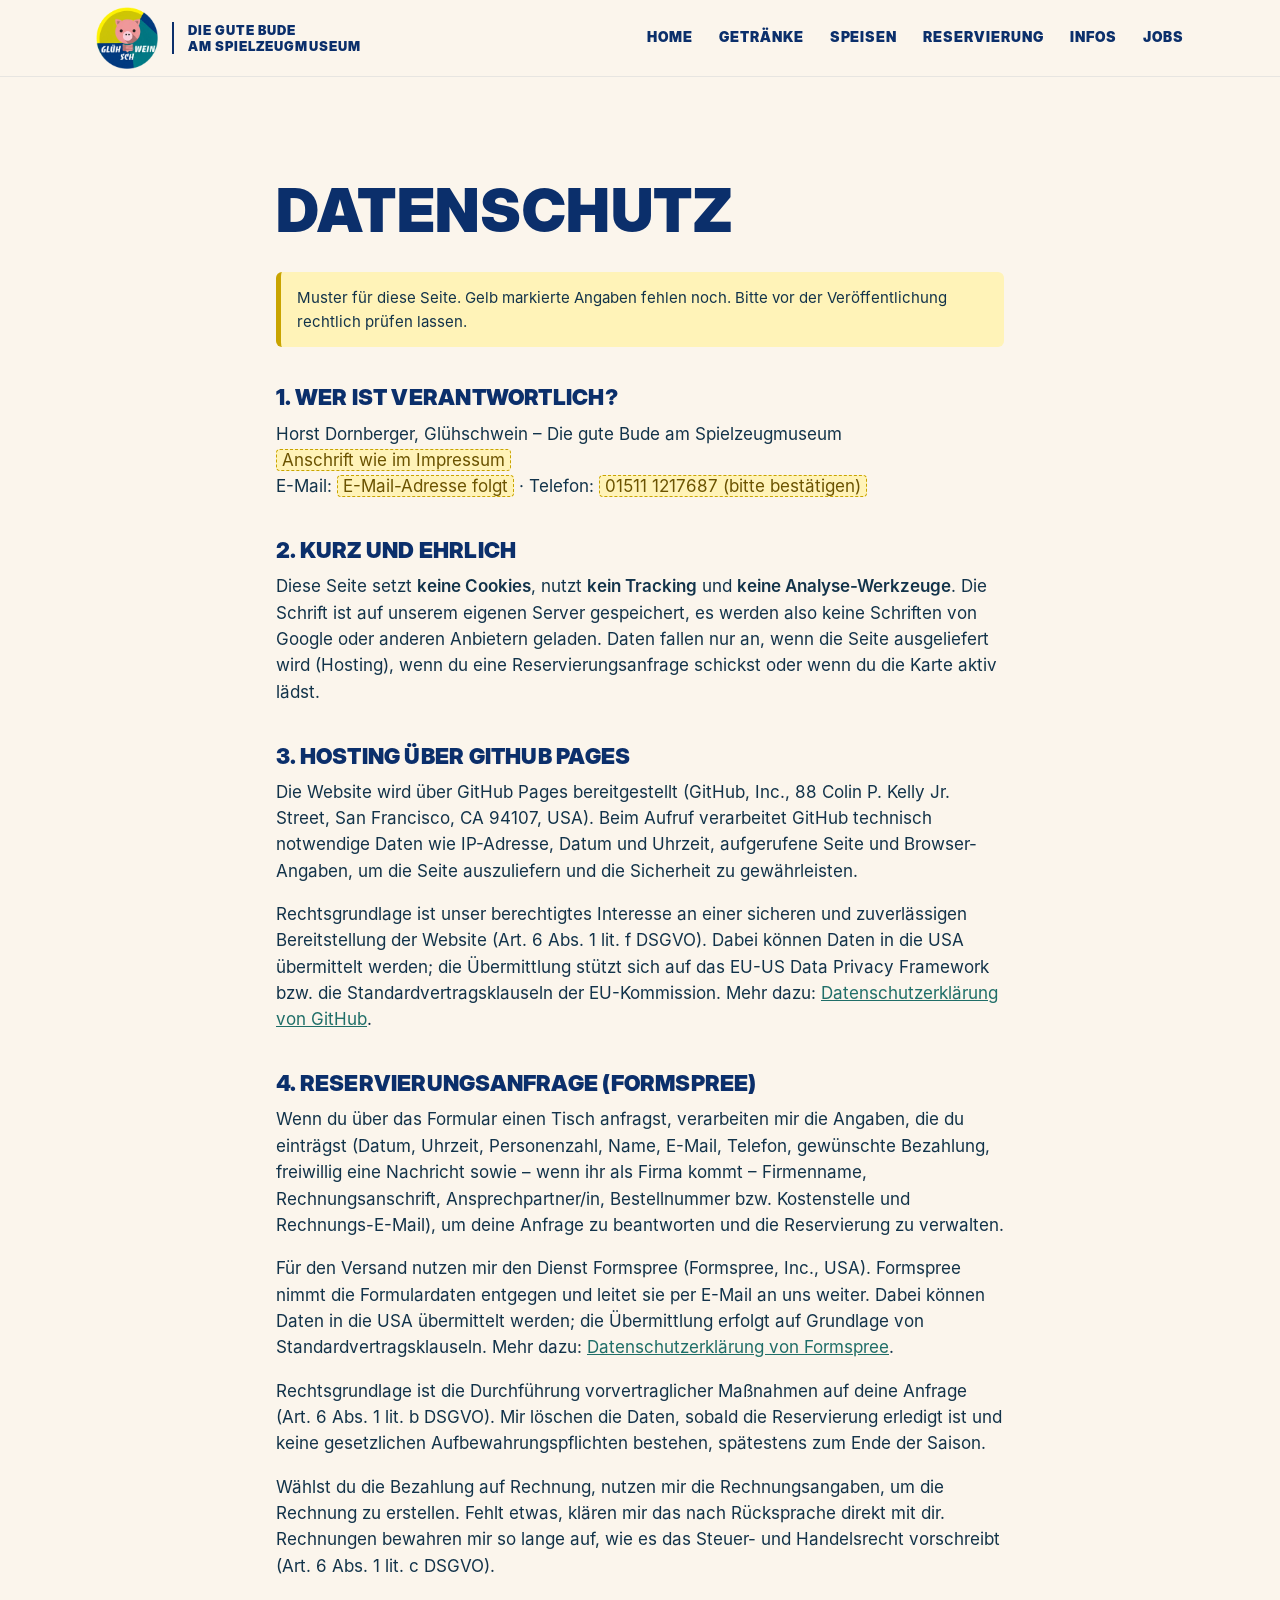
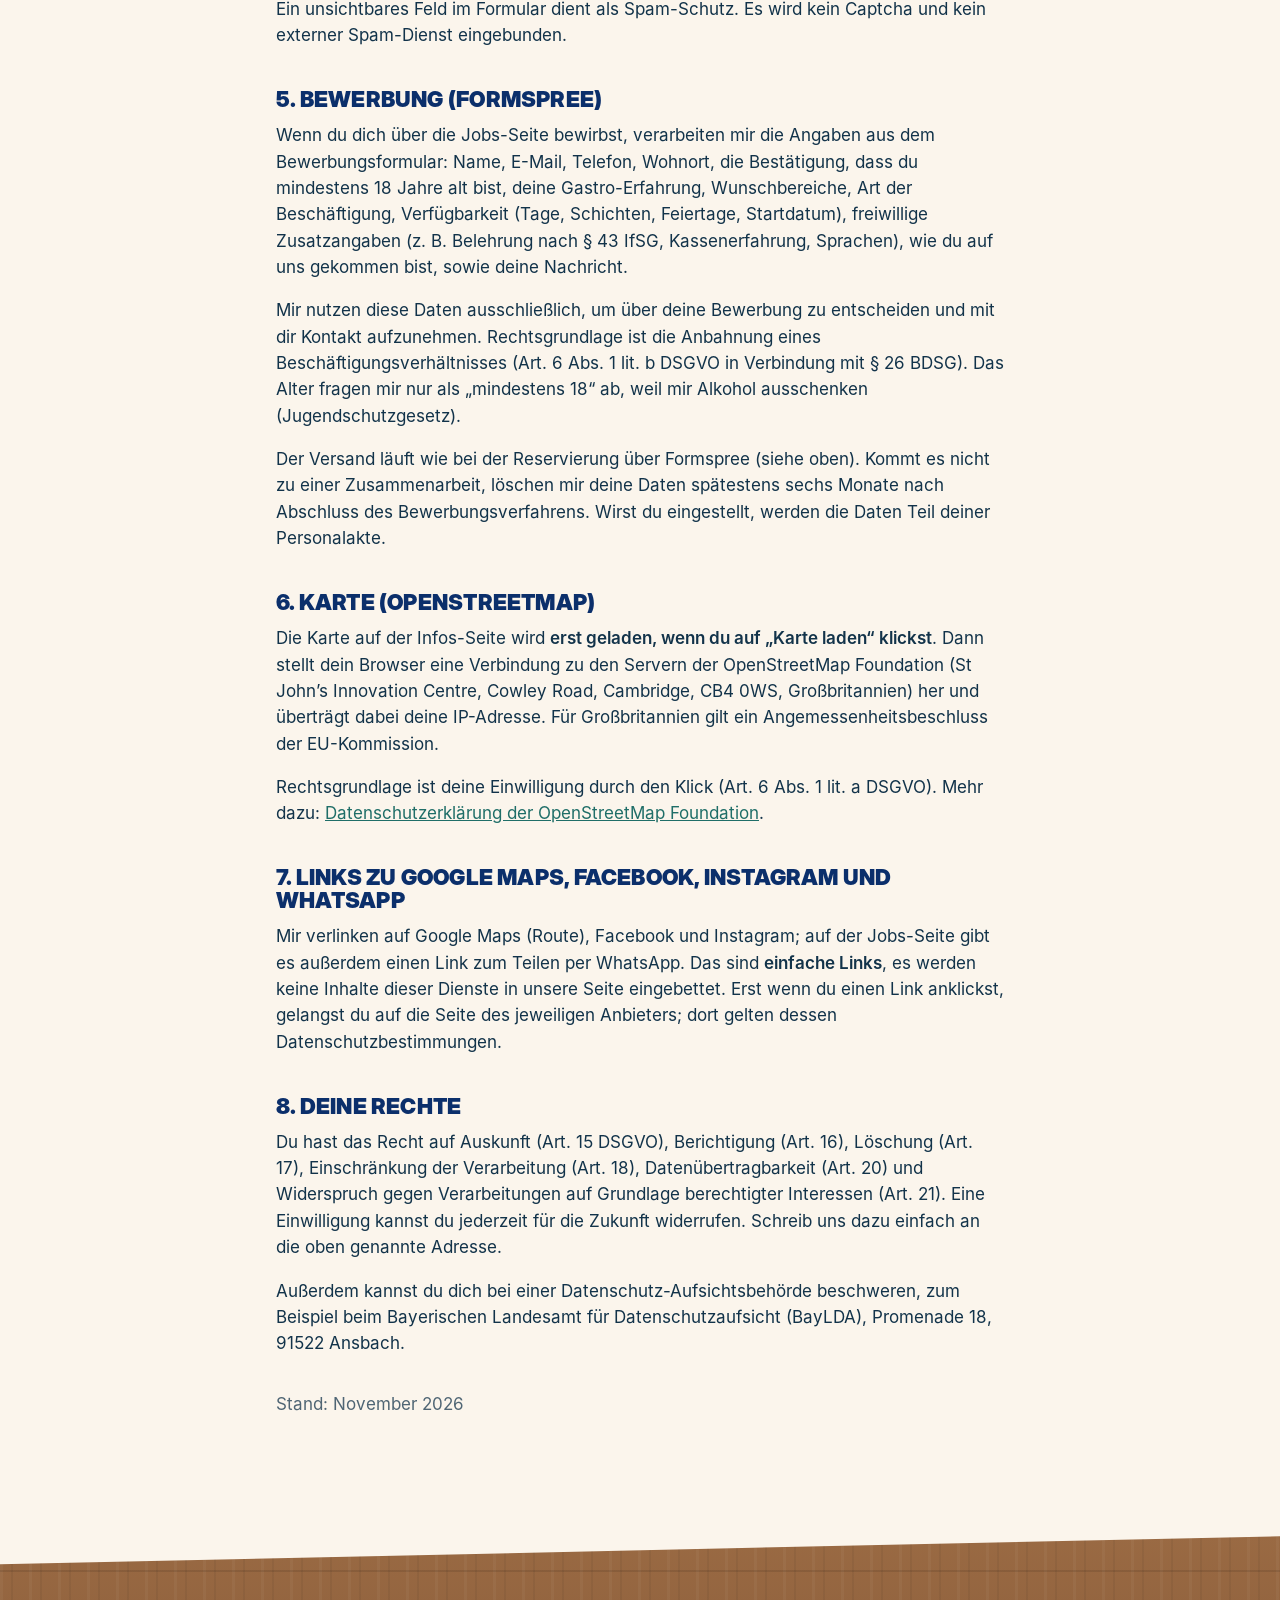
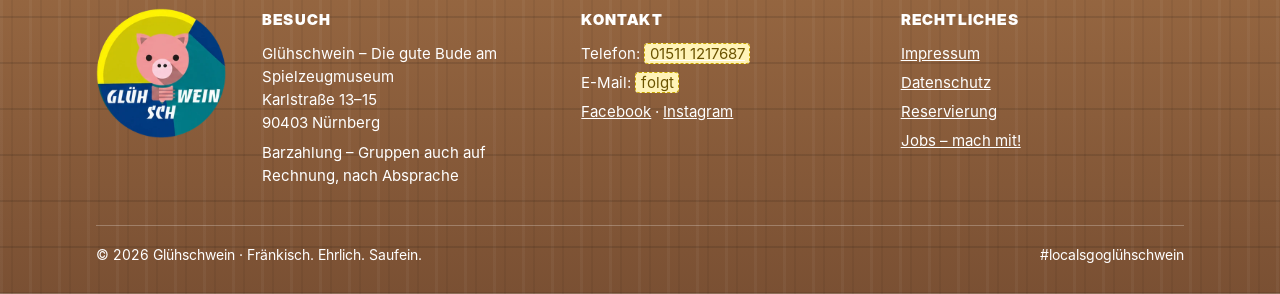
<file: datenschutz.html>
<!doctype html>
<html lang="de">
<head>
  <meta charset="utf-8">
  <meta name="viewport" content="width=device-width, initial-scale=1">
  <title>Datenschutz – Glühschwein</title>
  <meta name="description" content="Datenschutzerklärung vom Glühschwein – Die gute Bude am Spielzeugmuseum, Nürnberg.">
  <meta name="robots" content="noindex, follow">
  <meta name="theme-color" content="#164f55">
  <link rel="icon" href="bilder/favicon.png?v=2" type="image/png">
  <link rel="apple-touch-icon" href="bilder/apple-touch-icon.png?v=2">
  <link rel="preload" href="fonts/interdisplay-black.woff" as="font" type="font/woff" crossorigin>
  <link rel="stylesheet" href="css/style.css?v=18">
</head>
<body>

<a class="springen" href="#inhalt">Zum Inhalt springen</a>

<header class="kopf">
  <div class="huelle kopf__innen">
    <a class="marke" href="index.html#home" aria-label="Glühschwein – zur Startseite">
      <img class="marke__logo" src="bilder/logo-klein.webp?v=2" width="360" height="360" alt="Logo Glühschwein">
      <span class="marke__zeile">Die gute Bude<br>am Spielzeugmuseum</span>
    </a>
    <button class="burger" type="button" aria-label="Menü öffnen" aria-expanded="false" aria-controls="hauptmenue">
      <span></span><span></span><span></span>
    </button>
    <nav class="nav" id="hauptmenue" aria-label="Hauptmenü">
      <ul>
        <li><a href="index.html#home">Home</a></li>
        <li><a href="index.html#getraenke">Getränke</a></li>
        <li><a href="index.html#speisen">Speisen</a></li>
        <li><a href="index.html#reservierung">Reservierung</a></li>
        <li><a href="index.html#infos">Infos</a></li>
        <li><a href="jobs/">Jobs</a></li>
      </ul>
    </nav>
  </div>
</header>

<main id="inhalt" class="abschnitt">
  <div class="huelle rechtstext">
<h1>Datenschutz</h1>
<p class="hinweis-box">Muster für diese Seite. Gelb markierte Angaben fehlen noch. Bitte vor der Veröffentlichung rechtlich prüfen lassen.</p>

<h2>1. Wer ist verantwortlich?</h2>
<p>Horst Dornberger, Glühschwein – Die gute Bude am Spielzeugmuseum<br>
<span class="platzhalter">Anschrift wie im Impressum</span><br>
E-Mail: <span class="platzhalter">E-Mail-Adresse folgt</span> · Telefon: <span class="platzhalter">01511 1217687 (bitte bestätigen)</span></p>

<h2>2. Kurz und ehrlich</h2>
<p>Diese Seite setzt <b>keine Cookies</b>, nutzt <b>kein Tracking</b> und <b>keine Analyse-Werkzeuge</b>. Die Schrift ist auf unserem eigenen Server gespeichert, es werden also keine Schriften von Google oder anderen Anbietern geladen. Daten fallen nur an, wenn die Seite ausgeliefert wird (Hosting), wenn du eine Reservierungsanfrage schickst oder wenn du die Karte aktiv lädst.</p>

<h2>3. Hosting über GitHub Pages</h2>
<p>Die Website wird über GitHub Pages bereitgestellt (GitHub, Inc., 88 Colin P. Kelly Jr. Street, San Francisco, CA 94107, USA). Beim Aufruf verarbeitet GitHub technisch notwendige Daten wie IP-Adresse, Datum und Uhrzeit, aufgerufene Seite und Browser-Angaben, um die Seite auszuliefern und die Sicherheit zu gewährleisten.</p>
<p>Rechtsgrundlage ist unser berechtigtes Interesse an einer sicheren und zuverlässigen Bereitstellung der Website (Art. 6 Abs. 1 lit. f DSGVO). Dabei können Daten in die USA übermittelt werden; die Übermittlung stützt sich auf das EU-US Data Privacy Framework bzw. die Standardvertragsklauseln der EU-Kommission. Mehr dazu: <a href="https://docs.github.com/de/site-policy/privacy-policies/github-general-privacy-statement" target="_blank" rel="noopener">Datenschutzerklärung von GitHub</a>.</p>

<h2>4. Reservierungsanfrage (Formspree)</h2>
<p>Wenn du über das Formular einen Tisch anfragst, verarbeiten mir die Angaben, die du einträgst (Datum, Uhrzeit, Personenzahl, Name, E-Mail, Telefon, gewünschte Bezahlung, freiwillig eine Nachricht sowie – wenn ihr als Firma kommt – Firmenname, Rechnungsanschrift, Ansprechpartner/in, Bestellnummer bzw. Kostenstelle und Rechnungs-E-Mail), um deine Anfrage zu beantworten und die Reservierung zu verwalten.</p>
<p>Für den Versand nutzen mir den Dienst Formspree (Formspree, Inc., USA). Formspree nimmt die Formulardaten entgegen und leitet sie per E-Mail an uns weiter. Dabei können Daten in die USA übermittelt werden; die Übermittlung erfolgt auf Grundlage von Standardvertragsklauseln. Mehr dazu: <a href="https://formspree.io/legal/privacy-policy/" target="_blank" rel="noopener">Datenschutzerklärung von Formspree</a>.</p>
<p>Rechtsgrundlage ist die Durchführung vorvertraglicher Maßnahmen auf deine Anfrage (Art. 6 Abs. 1 lit. b DSGVO). Mir löschen die Daten, sobald die Reservierung erledigt ist und keine gesetzlichen Aufbewahrungspflichten bestehen, spätestens zum Ende der Saison.</p>
<p>Wählst du die Bezahlung auf Rechnung, nutzen mir die Rechnungsangaben, um die Rechnung zu erstellen. Fehlt etwas, klären mir das nach Rücksprache direkt mit dir. Rechnungen bewahren mir so lange auf, wie es das Steuer- und Handelsrecht vorschreibt (Art. 6 Abs. 1 lit. c DSGVO).</p>
<p>Ein unsichtbares Feld im Formular dient als Spam-Schutz. Es wird kein Captcha und kein externer Spam-Dienst eingebunden.</p>

<h2 id="bewerbung">5. Bewerbung (Formspree)</h2>
<p>Wenn du dich über die Jobs-Seite bewirbst, verarbeiten mir die Angaben aus dem Bewerbungsformular: Name, E-Mail, Telefon, Wohnort, die Bestätigung, dass du mindestens 18 Jahre alt bist, deine Gastro-Erfahrung, Wunschbereiche, Art der Beschäftigung, Verfügbarkeit (Tage, Schichten, Feiertage, Startdatum), freiwillige Zusatzangaben (z. B. Belehrung nach § 43 IfSG, Kassenerfahrung, Sprachen), wie du auf uns gekommen bist, sowie deine Nachricht.</p>
<p>Mir nutzen diese Daten ausschließlich, um über deine Bewerbung zu entscheiden und mit dir Kontakt aufzunehmen. Rechtsgrundlage ist die Anbahnung eines Beschäftigungsverhältnisses (Art. 6 Abs. 1 lit. b DSGVO in Verbindung mit § 26 BDSG). Das Alter fragen mir nur als „mindestens 18“ ab, weil mir Alkohol ausschenken (Jugendschutzgesetz).</p>
<p>Der Versand läuft wie bei der Reservierung über Formspree (siehe oben). Kommt es nicht zu einer Zusammenarbeit, löschen mir deine Daten spätestens sechs Monate nach Abschluss des Bewerbungsverfahrens. Wirst du eingestellt, werden die Daten Teil deiner Personalakte.</p>

<h2>6. Karte (OpenStreetMap)</h2>
<p>Die Karte auf der Infos-Seite wird <b>erst geladen, wenn du auf „Karte laden“ klickst</b>. Dann stellt dein Browser eine Verbindung zu den Servern der OpenStreetMap Foundation (St John’s Innovation Centre, Cowley Road, Cambridge, CB4 0WS, Großbritannien) her und überträgt dabei deine IP-Adresse. Für Großbritannien gilt ein Angemessenheitsbeschluss der EU-Kommission.</p>
<p>Rechtsgrundlage ist deine Einwilligung durch den Klick (Art. 6 Abs. 1 lit. a DSGVO). Mehr dazu: <a href="https://osmfoundation.org/wiki/Privacy_Policy" target="_blank" rel="noopener">Datenschutzerklärung der OpenStreetMap Foundation</a>.</p>

<h2>7. Links zu Google Maps, Facebook, Instagram und WhatsApp</h2>
<p>Mir verlinken auf Google Maps (Route), Facebook und Instagram; auf der Jobs-Seite gibt es außerdem einen Link zum Teilen per WhatsApp. Das sind <b>einfache Links</b>, es werden keine Inhalte dieser Dienste in unsere Seite eingebettet. Erst wenn du einen Link anklickst, gelangst du auf die Seite des jeweiligen Anbieters; dort gelten dessen Datenschutzbestimmungen.</p>

<h2>8. Deine Rechte</h2>
<p>Du hast das Recht auf Auskunft (Art. 15 DSGVO), Berichtigung (Art. 16), Löschung (Art. 17), Einschränkung der Verarbeitung (Art. 18), Datenübertragbarkeit (Art. 20) und Widerspruch gegen Verarbeitungen auf Grundlage berechtigter Interessen (Art. 21). Eine Einwilligung kannst du jederzeit für die Zukunft widerrufen. Schreib uns dazu einfach an die oben genannte Adresse.</p>
<p>Außerdem kannst du dich bei einer Datenschutz-Aufsichtsbehörde beschweren, zum Beispiel beim Bayerischen Landesamt für Datenschutzaufsicht (BayLDA), Promenade 18, 91522 Ansbach.</p>

<p style="margin-top:2em;color:var(--text-leise)">Stand: November 2026</p>
  </div>
</main>

<footer class="fuss">
  <div class="huelle">
    <div class="fuss__raster">
      <img class="logo-fuss" src="bilder/logo-klein.webp?v=2" width="360" height="360" alt="Logo Glühschwein" loading="lazy">
      <div>
        <h4>Besuch</h4>
        <p>Glühschwein – Die gute Bude am Spielzeugmuseum<br>Karlstraße 13–15<br>90403 Nürnberg</p>
        <p>Barzahlung – Gruppen auch auf Rechnung, nach Absprache</p>
      </div>
      <div>
        <h4>Kontakt</h4>
        <ul>
          <!-- TODO: Telefonnummer vom Betreiber bestätigen lassen -->
          <li>Telefon: <a href="tel:+4915111217687"><span class="platzhalter">01511 1217687</span></a></li>
          <!-- TODO: E-Mail-Adresse eintragen, sobald angelegt -->
          <li>E-Mail: <span class="platzhalter">folgt</span></li>
          <li><a href="https://www.facebook.com/gluehschwein/" target="_blank" rel="noopener">Facebook</a> · <a href="https://www.instagram.com/gluehschwein/" target="_blank" rel="noopener">Instagram</a></li>
        </ul>
      </div>
      <div>
        <h4>Rechtliches</h4>
        <ul>
          <li><a href="impressum.html">Impressum</a></li>
          <li><a href="datenschutz.html">Datenschutz</a></li>
          <li><a href="index.html#reservierung">Reservierung</a></li>
          <li><a href="jobs/">Jobs – mach mit!</a></li>
        </ul>
      </div>
    </div>
    <div class="fuss__unten">
      <span>© <span id="jahr">2026</span> Glühschwein · Fränkisch. Ehrlich. Saufein.</span>
      <span>#localsgoglühschwein</span>
    </div>
  </div>
</footer>

<script src="js/main.js?v=15" defer></script>
</body>
</html>
</file>
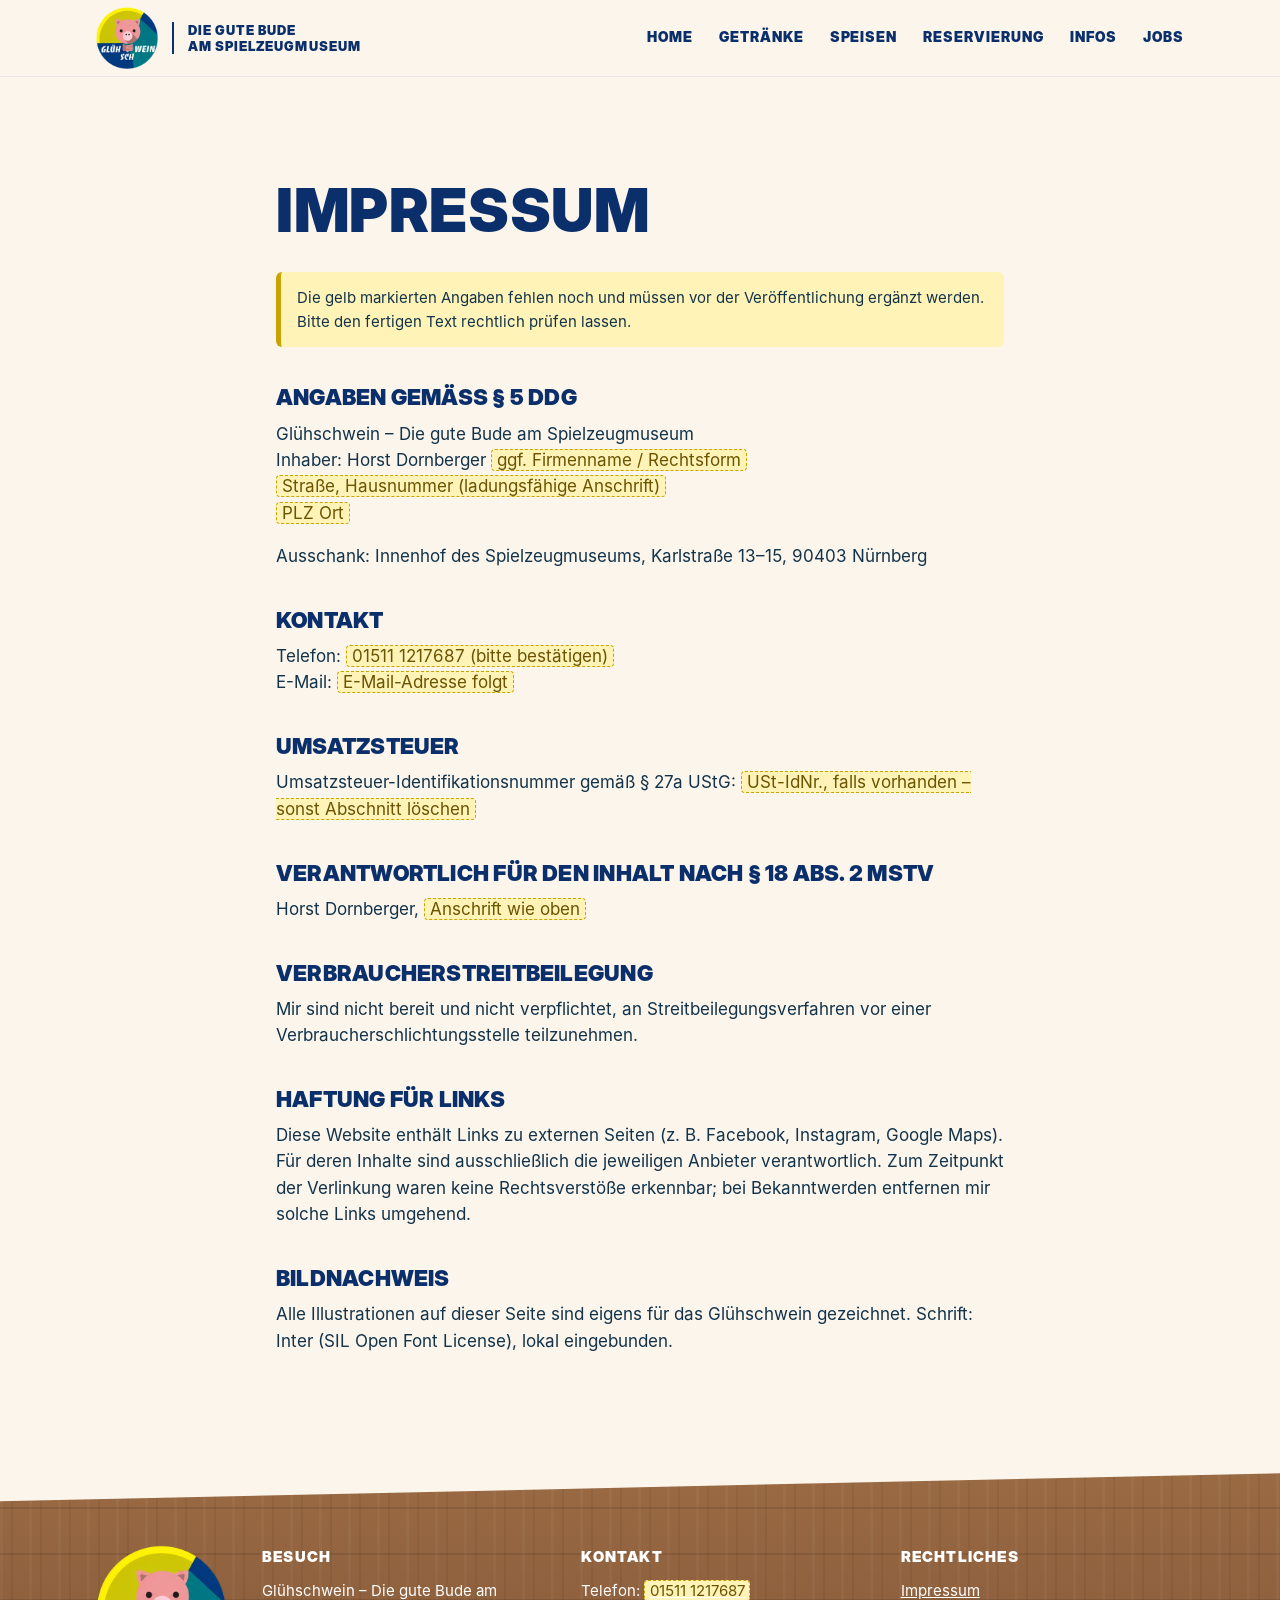
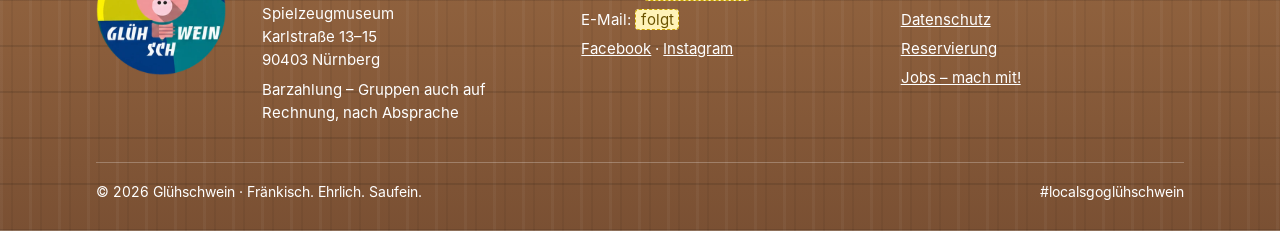
<file: impressum.html>
<!doctype html>
<html lang="de">
<head>
  <meta charset="utf-8">
  <meta name="viewport" content="width=device-width, initial-scale=1">
  <title>Impressum – Glühschwein</title>
  <meta name="description" content="Impressum vom Glühschwein – Die gute Bude am Spielzeugmuseum, Nürnberg.">
  <meta name="robots" content="noindex, follow">
  <meta name="theme-color" content="#164f55">
  <link rel="icon" href="bilder/favicon.png?v=2" type="image/png">
  <link rel="apple-touch-icon" href="bilder/apple-touch-icon.png?v=2">
  <link rel="preload" href="fonts/interdisplay-black.woff" as="font" type="font/woff" crossorigin>
  <link rel="stylesheet" href="css/style.css?v=18">
</head>
<body>

<a class="springen" href="#inhalt">Zum Inhalt springen</a>

<header class="kopf">
  <div class="huelle kopf__innen">
    <a class="marke" href="index.html#home" aria-label="Glühschwein – zur Startseite">
      <img class="marke__logo" src="bilder/logo-klein.webp?v=2" width="360" height="360" alt="Logo Glühschwein">
      <span class="marke__zeile">Die gute Bude<br>am Spielzeugmuseum</span>
    </a>
    <button class="burger" type="button" aria-label="Menü öffnen" aria-expanded="false" aria-controls="hauptmenue">
      <span></span><span></span><span></span>
    </button>
    <nav class="nav" id="hauptmenue" aria-label="Hauptmenü">
      <ul>
        <li><a href="index.html#home">Home</a></li>
        <li><a href="index.html#getraenke">Getränke</a></li>
        <li><a href="index.html#speisen">Speisen</a></li>
        <li><a href="index.html#reservierung">Reservierung</a></li>
        <li><a href="index.html#infos">Infos</a></li>
        <li><a href="jobs/">Jobs</a></li>
      </ul>
    </nav>
  </div>
</header>

<main id="inhalt" class="abschnitt">
  <div class="huelle rechtstext">
<h1>Impressum</h1>
<p class="hinweis-box">Die gelb markierten Angaben fehlen noch und müssen vor der Veröffentlichung ergänzt werden. Bitte den fertigen Text rechtlich prüfen lassen.</p>

<h2>Angaben gemäß § 5 DDG</h2>
<p>Glühschwein – Die gute Bude am Spielzeugmuseum<br>
Inhaber: Horst Dornberger <span class="platzhalter">ggf. Firmenname / Rechtsform</span><br>
<span class="platzhalter">Straße, Hausnummer (ladungsfähige Anschrift)</span><br>
<span class="platzhalter">PLZ Ort</span></p>
<p>Ausschank: Innenhof des Spielzeugmuseums, Karlstraße 13–15, 90403 Nürnberg</p>

<h2>Kontakt</h2>
<p>Telefon: <span class="platzhalter">01511 1217687 (bitte bestätigen)</span><br>
E-Mail: <span class="platzhalter">E-Mail-Adresse folgt</span></p>

<h2>Umsatzsteuer</h2>
<p>Umsatzsteuer-Identifikationsnummer gemäß § 27a UStG: <span class="platzhalter">USt-IdNr., falls vorhanden – sonst Abschnitt löschen</span></p>

<h2>Verantwortlich für den Inhalt nach § 18 Abs. 2 MStV</h2>
<p>Horst Dornberger, <span class="platzhalter">Anschrift wie oben</span></p>

<h2>Verbraucherstreitbeilegung</h2>
<p>Mir sind nicht bereit und nicht verpflichtet, an Streitbeilegungsverfahren vor einer Verbraucherschlichtungsstelle teilzunehmen.</p>

<h2>Haftung für Links</h2>
<p>Diese Website enthält Links zu externen Seiten (z. B. Facebook, Instagram, Google Maps). Für deren Inhalte sind ausschließlich die jeweiligen Anbieter verantwortlich. Zum Zeitpunkt der Verlinkung waren keine Rechtsverstöße erkennbar; bei Bekanntwerden entfernen mir solche Links umgehend.</p>

<h2>Bildnachweis</h2>
<p>Alle Illustrationen auf dieser Seite sind eigens für das Glühschwein gezeichnet. Schrift: Inter (SIL Open Font License), lokal eingebunden.</p>
  </div>
</main>

<footer class="fuss">
  <div class="huelle">
    <div class="fuss__raster">
      <img class="logo-fuss" src="bilder/logo-klein.webp?v=2" width="360" height="360" alt="Logo Glühschwein" loading="lazy">
      <div>
        <h4>Besuch</h4>
        <p>Glühschwein – Die gute Bude am Spielzeugmuseum<br>Karlstraße 13–15<br>90403 Nürnberg</p>
        <p>Barzahlung – Gruppen auch auf Rechnung, nach Absprache</p>
      </div>
      <div>
        <h4>Kontakt</h4>
        <ul>
          <!-- TODO: Telefonnummer vom Betreiber bestätigen lassen -->
          <li>Telefon: <a href="tel:+4915111217687"><span class="platzhalter">01511 1217687</span></a></li>
          <!-- TODO: E-Mail-Adresse eintragen, sobald angelegt -->
          <li>E-Mail: <span class="platzhalter">folgt</span></li>
          <li><a href="https://www.facebook.com/gluehschwein/" target="_blank" rel="noopener">Facebook</a> · <a href="https://www.instagram.com/gluehschwein/" target="_blank" rel="noopener">Instagram</a></li>
        </ul>
      </div>
      <div>
        <h4>Rechtliches</h4>
        <ul>
          <li><a href="impressum.html">Impressum</a></li>
          <li><a href="datenschutz.html">Datenschutz</a></li>
          <li><a href="index.html#reservierung">Reservierung</a></li>
          <li><a href="jobs/">Jobs – mach mit!</a></li>
        </ul>
      </div>
    </div>
    <div class="fuss__unten">
      <span>© <span id="jahr">2026</span> Glühschwein · Fränkisch. Ehrlich. Saufein.</span>
      <span>#localsgoglühschwein</span>
    </div>
  </div>
</footer>

<script src="js/main.js?v=15" defer></script>
</body>
</html>
</file>
<file: css/style.css>
/* =========================================================
   Glühschwein – Die gute Bude am Spielzeugmuseum
   Alle Farben, Schriften und Formen stecken in den Variablen
   unten. Einmal hier ändern → ganze Seite ändert sich.
   ========================================================= */

/* ---------- Schriften (selbst gehostet, keine Google-Server) ---------- */
@font-face { font-family: "Inter"; src: url("../fonts/inter-regular.woff") format("woff"); font-weight: 400; font-style: normal; font-display: swap; }
@font-face { font-family: "Inter"; src: url("../fonts/inter-semibold.woff") format("woff"); font-weight: 600; font-style: normal; font-display: swap; }
@font-face { font-family: "Inter Display"; src: url("../fonts/interdisplay-black.woff") format("woff"); font-weight: 900; font-style: normal; font-display: swap; }
@font-face { font-family: "Inter Display"; src: url("../fonts/interdisplay-blackitalic.woff") format("woff"); font-weight: 900; font-style: italic; font-display: swap; }

:root {
  /* === Farben (aus Logo & Speisekarte) === */
  --farbe-primaer:        #1f6e68;  /* Petrol – Bänder, Flächen */
  --farbe-primaer-dunkel: #164f55;  /* Petrol dunkel – Karte, Hover */
  --farbe-primaer-hell:   #7fb3ae;  /* Petrol hell – Hügel */
  --farbe-band:           #044c66;  /* Band unter der Skyline (= Unterkante der Grafik) */
  --farbe-navy:           #0b2f6b;  /* Navy – Text, Rahmen */
  --farbe-gelb:           #f3c443;  /* Gelb – Sonne, Semmel */
  --farbe-logo-gelb:      #fcc802;  /* Gelb aus dem Logo – Überschriften auf der Karte */
  --farbe-rosa:           #ee8e8e;  /* Schweinchen-Rosa */
  --farbe-rosa-hell:      #f7cad3;
  --farbe-akzent:         #e2676b;  /* Koralle – Button */
  --farbe-akzent-dunkel:  #c9484d;
  --farbe-rot:            #d7262b;  /* Rot – große Kartenüberschriften */
  --farbe-wein:           #a3303a;  /* Weinrot – Tasse */
  --hintergrund:          #fbf5ec;  /* Creme */
  --hintergrund-karte:    #ffffff;
  --text:                 #12334a;
  --text-leise:           #4f6574;
  --rahmen:               #c9d6d6;
  --holz:                 #9a6a43;
  --holz-dunkel:          #7a5033;

  /* === Schriften === */
  --schrift-ueberschrift: "Inter Display", "Inter", system-ui, -apple-system, "Segoe UI", sans-serif;
  --schrift-text:         "Inter", system-ui, -apple-system, "Segoe UI", sans-serif;

  /* === Formen === */
  --radius: 14px;
  --schatten: 0 8px 24px rgba(11, 47, 107, .10);
  --abstand-sektion: clamp(56px, 8vw, 104px);
  --breite-max: 1120px;
  --schraege: -4deg;
}

/* ---------- Grundlagen ---------- */
*, *::before, *::after { box-sizing: border-box; }
html { scroll-behavior: smooth; scroll-padding-top: 88px; -webkit-text-size-adjust: 100%; }
@media (prefers-reduced-motion: reduce) { html { scroll-behavior: auto; } }
body {
  margin: 0;
  background: var(--hintergrund);
  color: var(--text);
  font-family: var(--schrift-text);
  font-size: 17px;
  line-height: 1.55;
  overflow-x: hidden;
}
img, svg { max-width: 100%; display: block; }
img { height: auto; }
a { color: var(--farbe-primaer); }
a:hover { color: var(--farbe-primaer-dunkel); }
h1, h2, h3 { font-family: var(--schrift-ueberschrift); font-weight: 900; line-height: 1.05; margin: 0 0 .5em; letter-spacing: .01em; }
p { margin: 0 0 1em; }
.huelle { width: 100%; max-width: var(--breite-max); margin: 0 auto; padding: 0 16px; }
.sr-only { position: absolute; width: 1px; height: 1px; overflow: hidden; clip: rect(0 0 0 0); white-space: nowrap; }
.springen { position: absolute; left: -999px; top: 8px; background: var(--farbe-navy); color: #fff; padding: 8px 14px; border-radius: 8px; z-index: 100; }
.springen:focus { left: 8px; }
:focus-visible { outline: 3px solid var(--farbe-akzent); outline-offset: 3px; }

/* Platzhalter: deutlich markiert, bis die echten Daten da sind */
.platzhalter { background: #fff3b8; border: 1px dashed #c9a400; border-radius: 4px; padding: 0 .3em; color: #6b5300; font-style: normal; }

/* ---------- Kopfzeile ---------- */
.kopf {
  position: sticky; top: 0; z-index: 50;
  background: rgba(251, 245, 236, .96);
  -webkit-backdrop-filter: blur(6px); backdrop-filter: blur(6px);
  border-bottom: 1px solid rgba(11, 47, 107, .08);
}
.kopf__innen { display: flex; align-items: center; gap: 16px; min-height: 76px; }
.marke { display: flex; align-items: center; gap: 14px; text-decoration: none; color: var(--farbe-navy); }
.marke__logo { width: 62px; height: auto; flex: none; }
.marke__zeile {
  font-family: var(--schrift-ueberschrift); font-weight: 900; text-transform: uppercase;
  font-size: 13px; letter-spacing: .08em; line-height: 1.25;
  border-left: 2px solid var(--farbe-navy); padding-left: 14px;
}
.nav { margin-left: auto; }
.nav ul { list-style: none; margin: 0; padding: 0; display: flex; gap: 26px; }
.nav a {
  font-family: var(--schrift-ueberschrift); font-weight: 900; text-transform: uppercase;
  font-size: 14px; letter-spacing: .07em; color: var(--farbe-navy); text-decoration: none;
  padding: 8px 0; border-bottom: 3px solid transparent; display: inline-block;
}
.nav a:hover, .nav a.aktiv { border-bottom-color: var(--farbe-akzent); }
.burger { display: none; margin-left: auto; width: 46px; height: 46px; border: 0; background: var(--farbe-navy); border-radius: 10px; cursor: pointer; padding: 12px; }
.burger span { display: block; height: 3px; background: #fff; border-radius: 2px; margin: 4px 0; transition: transform .2s, opacity .2s; }
.burger[aria-expanded="true"] span:nth-child(1) { transform: translateY(7px) rotate(45deg); }
.burger[aria-expanded="true"] span:nth-child(2) { opacity: 0; }
.burger[aria-expanded="true"] span:nth-child(3) { transform: translateY(-7px) rotate(-45deg); }

@media (max-width: 860px) {
  .marke__zeile { font-size: 11px; }
  .burger { display: block; }
  .nav { position: absolute; left: 0; right: 0; top: 100%; background: var(--hintergrund); border-bottom: 3px solid var(--farbe-primaer); display: none; }
  .nav.offen { display: block; }
  .nav ul { flex-direction: column; gap: 0; padding: 8px 16px 16px; }
  .nav a { display: block; padding: 14px 0; border-bottom: 1px solid var(--rahmen); font-size: 16px; }
}
@media (max-width: 420px) { .marke__logo { width: 54px; } .marke__zeile { display: none; } }

/* ---------- Status-Leiste (heute geöffnet …) ---------- */
.status { background: var(--farbe-navy); color: #fff; font-size: 14px; }
.status .huelle { display: flex; flex-wrap: wrap; gap: 4px 18px; align-items: center; justify-content: center; padding-top: 8px; padding-bottom: 8px; text-align: center; }
.status__punkt { display: inline-block; width: 9px; height: 9px; border-radius: 50%; background: #7ddc8a; margin-right: 6px; vertical-align: 1px; }
.status--zu .status__punkt { background: var(--farbe-rosa); }
.status b { font-weight: 600; }

/* ---------- Hero ---------- */
.hero { position: relative; overflow: hidden; padding-top: 12px; padding-bottom: clamp(48px, 7vw, 80px); }
.einstieg { position: relative; max-width: 1800px; margin: 0 auto; }
.hero__bild { width: 100%; height: auto; }
/* Fensterlicht: leuchtet nur während der Öffnungszeit (Klasse kommt aus js/main.js).
   Geschlossen: Original-Bild mit weißen Fenstern. */
.fenster { position: absolute; inset: 0; width: 100%; height: 100%; pointer-events: none; opacity: 0; transition: opacity 1.2s ease; }
.ist-offen .fenster--an { opacity: 1; animation: kerzenschein 4s ease-in-out infinite; }
@keyframes kerzenschein { 0%, 100% { opacity: 1; } 35% { opacity: .82; } 55% { opacity: .95; } 75% { opacity: .86; } }
@media (prefers-reduced-motion: reduce) { .ist-offen .fenster--an { animation: none; } }
.band {
  position: relative;
  background: var(--farbe-band);
  color: var(--hintergrund);
  transform: skewY(var(--schraege));
  margin: calc(-1 * clamp(22px, 4.5vw, 64px)) 0 0;
  z-index: 2;
  padding: clamp(36px, 6vw, 64px) 0;
}
.band > * { transform: skewY(calc(var(--schraege) * -1)); }
.band__titel {
  font-family: var(--schrift-ueberschrift); font-weight: 900; text-transform: uppercase;
  font-size: clamp(54px, 13vw, 150px); line-height: .9; text-align: center; margin: 0;
  transform: skewY(calc(var(--schraege) * -1)) rotate(-3deg);
}
.band__unter {
  display: flex; align-items: center; justify-content: center; gap: 16px;
  font-family: var(--schrift-ueberschrift); font-weight: 900; font-style: italic; text-transform: uppercase;
  letter-spacing: .25em; font-size: clamp(16px, 3vw, 28px); margin-top: 14px;
  transform: skewY(calc(var(--schraege) * -1)) rotate(-3deg);
}
.band__unter::before, .band__unter::after { content: ""; flex: 0 1 90px; min-width: 24px; height: 3px; background: currentColor; border-radius: 2px; }
.hero__intro { text-align: center; max-width: 640px; margin: clamp(44px, 7vw, 72px) auto 0; font-size: 19px; color: var(--text-leise); }

/* ---------- Highlights: Tasse | Gin ---------- */
.highlights { display: grid; grid-template-columns: 1fr 1fr; align-items: end; margin-top: clamp(28px, 5vw, 48px); }
.highlight { text-align: center; padding: 0 clamp(12px, 3vw, 40px); }
.highlight + .highlight { border-left: 2px solid var(--farbe-navy); }
.highlight img { width: min(300px, 100%); height: auto; margin: 0 auto 14px; }
.highlight__name { font-family: var(--schrift-ueberschrift); font-weight: 900; text-transform: uppercase; font-size: clamp(20px, 3.4vw, 34px); color: var(--farbe-navy); margin: 0; letter-spacing: .02em; }
.highlight__name .dot { color: var(--farbe-akzent); margin: 0 .25em; }
.highlight__preis { font-weight: 600; color: var(--text-leise); margin-top: 4px; }
@media (max-width: 560px) {
  .highlights { grid-template-columns: 1fr; gap: 40px; }
  .highlight + .highlight { border-left: 0; border-top: 2px solid var(--farbe-navy); padding-top: 32px; }
}

/* ---------- Trennzeile ---------- */
.trenner {
  margin: clamp(40px, 6vw, 60px) 0 clamp(28px, 4vw, 40px);
  border-top: 2px solid var(--farbe-navy); border-bottom: 2px solid var(--farbe-navy);
  padding: 14px 0; text-align: center;
  font-family: var(--schrift-ueberschrift); font-weight: 900; text-transform: uppercase;
  letter-spacing: .3em; font-size: clamp(18px, 4vw, 34px); color: var(--farbe-navy);
}
.trenner .dot { color: var(--farbe-akzent); margin: 0 .4em; letter-spacing: 0; }

/* ---------- Speisen-Icons ---------- */
.bissen { list-style: none; margin: 0; padding: 0; display: grid; grid-template-columns: repeat(4, 1fr); }
.bissen li { text-align: center; padding: 0 14px; }
.bissen li + li { border-left: 2px solid var(--farbe-navy); }
.bissen img { width: auto; max-width: 100%; height: clamp(140px, 19vw, 230px); object-fit: contain; object-position: center bottom; margin: 0 auto; }
.bissen span { font-family: var(--schrift-ueberschrift); font-weight: 900; text-transform: uppercase; color: var(--farbe-navy); font-size: clamp(14px, 2vw, 20px); letter-spacing: .05em; line-height: 1.15; display: block; }
@media (max-width: 640px) {
  .bissen { grid-template-columns: 1fr 1fr; row-gap: 28px; }
  .bissen li:nth-child(3) { border-left: 0; }
}

/* ---------- Slogan-Band ---------- */
.slogan { margin: clamp(48px, 7vw, 80px) auto 0; max-width: 1160px; padding: 0 8px; }
.slogan img { width: 100%; height: auto; }
.cta-zeile { display: flex; flex-wrap: wrap; align-items: center; justify-content: space-between; gap: 20px; margin-top: clamp(36px, 5vw, 56px); }
.hashtag {
  font-family: var(--schrift-ueberschrift); font-weight: 900; font-style: italic;
  font-size: clamp(24px, 4.5vw, 40px); color: var(--farbe-navy); margin: 0;
}

/* ---------- Buttons ---------- */
.knopf {
  display: inline-flex; align-items: center; justify-content: center; gap: 12px;
  min-height: 52px; padding: 12px 30px; border-radius: 999px; border: 0; cursor: pointer;
  background: var(--farbe-akzent); color: #fff; text-decoration: none;
  font-family: var(--schrift-ueberschrift); font-weight: 900; text-transform: uppercase; letter-spacing: .07em; font-size: 17px;
  box-shadow: 0 6px 0 var(--farbe-akzent-dunkel); transition: transform .12s, box-shadow .12s, background .12s;
}
.knopf:hover { color: #fff; background: var(--farbe-akzent-dunkel); }
.knopf:active { transform: translateY(4px); box-shadow: 0 2px 0 var(--farbe-akzent-dunkel); }
.knopf--hell { background: #fff; color: var(--farbe-navy); box-shadow: 0 6px 0 var(--rahmen); }
.knopf--hell:hover { background: var(--hintergrund); color: var(--farbe-navy); }
.knopf[disabled] { opacity: .6; cursor: wait; }

/* ---------- Abschnitte ---------- */
.abschnitt { padding: var(--abstand-sektion) 0; }
.kicker { display: inline-block; font-family: var(--schrift-ueberschrift); font-weight: 900; font-style: italic; text-transform: uppercase; letter-spacing: .2em; color: var(--farbe-akzent); font-size: 14px; margin-bottom: 10px; }
.titel-gross {
  font-family: var(--schrift-ueberschrift); font-weight: 900; text-transform: uppercase;
  font-size: clamp(42px, 8vw, 84px); color: var(--farbe-navy); margin: 0 0 .3em;
}
.einleitung { font-size: 19px; color: var(--text-leise); max-width: 640px; }

/* ---------- Karte (Getränke & Speisen) – wie die gedruckte Karte ---------- */
.karte-bereich {
  background:
    repeating-linear-gradient(90deg, rgba(255,255,255,.035) 0 38px, transparent 38px 76px),
    var(--farbe-primaer-dunkel);
  color: #fff;
  position: relative;
}
.karte-bereich .titel-gross {
  display: inline-block; color: var(--farbe-rot); background: #fff; padding: .08em .35em .02em; border-radius: 10px;
  transform: rotate(-3deg); box-shadow: 6px 6px 0 rgba(0,0,0,.18); font-style: italic;
}
.karte-bereich .einleitung { color: rgba(255,255,255,.82); margin-top: 18px; }
.karten-raster { display: grid; grid-template-columns: repeat(auto-fit, minmax(min(100%, 340px), 1fr)); gap: 28px 40px; margin-top: 36px; }
.karten-gruppe h3 {
  font-family: var(--schrift-ueberschrift); font-weight: 900; font-style: italic; text-transform: uppercase;
  font-size: 24px; letter-spacing: .03em; margin: 0 0 10px; color: var(--farbe-logo-gelb);
}
.karten-gruppe h3 small { font-size: 12px; letter-spacing: .1em; vertical-align: super; margin-left: 4px; }
.karte-liste { list-style: none; margin: 0; padding: 0; }
.karte-liste li {
  display: grid; grid-template-columns: 1fr auto auto; gap: 4px 14px; align-items: baseline;
  padding: 9px 0; border-bottom: 1px dashed rgba(255,255,255,.22);
}
.karte-liste .menge { font-size: 14px; color: rgba(255,255,255,.7); white-space: nowrap; }
.karte-liste .preis { font-weight: 600; white-space: nowrap; font-variant-numeric: tabular-nums; min-width: 4.2em; text-align: right; }
.karte-liste .hinweis { grid-column: 1 / -1; font-size: 14px; color: rgba(255,255,255,.72); margin-top: -2px; }
.veggie { display: inline-block; font-size: 11px; font-weight: 600; letter-spacing: .06em; text-transform: uppercase; background: #8cc68f; color: #123; border-radius: 99px; padding: 1px 8px; margin-left: 6px; vertical-align: 2px; }

.top-gluehwein {
  display: grid; grid-template-columns: 1fr auto; gap: 20px 28px; align-items: center;
  background: rgba(255,255,255,.07); border: 2px solid rgba(255,255,255,.15); border-radius: var(--radius);
  padding: 22px 24px; margin-top: 36px;
}
.preis-kreis {
  width: 112px; height: 112px; border-radius: 50%; background: #fff; color: var(--farbe-navy);
  display: grid; place-content: center; text-align: center; transform: rotate(-8deg);
  font-family: var(--schrift-ueberschrift); font-weight: 900; font-size: 38px; line-height: 1;
}
.preis-kreis sup { font-size: .5em; vertical-align: .75em; }
.preis-kreis small { font-size: 14px; font-weight: 900; margin-top: 6px; display: block; }
.top-gluehwein h3 { font-size: clamp(26px, 4vw, 38px); text-transform: uppercase; margin: 0 0 6px; color: var(--farbe-logo-gelb); }
.top-gluehwein h3 sup { font-size: .45em; vertical-align: .9em; text-transform: lowercase; }
.top-gluehwein p { margin: 0; color: rgba(255,255,255,.85); }
.fahne { display: inline-block; margin-top: 10px; background: #fff; color: var(--farbe-rot); font-weight: 600; font-size: 14px; padding: 4px 10px; border-radius: 4px; transform: rotate(-2deg); }
@media (max-width: 520px) { .top-gluehwein { gap: 14px; padding: 18px; } .top-gluehwein .preis-kreis { width: 88px; height: 88px; font-size: 30px; } }

.karten-fuss { display: flex; flex-wrap: wrap; gap: 12px 28px; margin-top: 30px; font-size: 15px; color: rgba(255,255,255,.85); }
.karten-fuss strong { color: #fff; }

/* Speisen-Abschnitt hell, damit sich die zwei Karten abheben */
.karte-bereich--speisen { background: repeating-linear-gradient(90deg, rgba(255,255,255,.035) 0 38px, transparent 38px 76px), var(--farbe-primaer); }

/* ---------- Reservierung ---------- */
.reservierung { display: grid; grid-template-columns: minmax(0, 5fr) minmax(0, 7fr); gap: clamp(28px, 5vw, 56px); align-items: start; }
@media (max-width: 860px) { .reservierung { grid-template-columns: 1fr; } }
.reservierung .titel-gross { font-size: clamp(36px, 4.6vw, 52px); }
.regeln { list-style: none; margin: 24px 0 0; padding: 0; display: grid; gap: 14px; }
.regeln li { display: grid; grid-template-columns: 44px 1fr; gap: 14px; align-items: start; }
.regeln .zahl {
  width: 44px; height: 44px; border-radius: 50%; display: grid; place-items: center;
  background: var(--farbe-gelb); color: var(--farbe-navy);
  font-family: var(--schrift-ueberschrift); font-weight: 900; font-size: 18px;
}
.regeln b { display: block; color: var(--farbe-navy); }
.regeln span { color: var(--text-leise); font-size: 15px; }

.formular {
  background: var(--hintergrund-karte); border-radius: calc(var(--radius) + 4px); box-shadow: var(--schatten);
  border-top: 8px solid var(--farbe-primaer); padding: clamp(20px, 4vw, 34px);
}
.formular h3 { font-size: 26px; text-transform: uppercase; color: var(--farbe-navy); }
.feld-raster { display: grid; grid-template-columns: repeat(2, minmax(0, 1fr)); gap: 16px 18px; }
.feld-raster .breit { grid-column: 1 / -1; }
@media (max-width: 520px) { .feld-raster { grid-template-columns: 1fr; } }
.feld label { display: block; font-weight: 600; font-size: 15px; margin-bottom: 6px; color: var(--farbe-navy); }
.feld label .pflicht { color: var(--farbe-akzent); }
.feld input, .feld select, .feld textarea {
  width: 100%; min-height: 48px; padding: 10px 14px; font: inherit; font-size: 16px; color: var(--text);
  background: #fff; border: 2px solid var(--rahmen); border-radius: 10px; -webkit-appearance: none; appearance: none;
}
.feld select { background-image: linear-gradient(45deg, transparent 50%, var(--farbe-navy) 50%), linear-gradient(135deg, var(--farbe-navy) 50%, transparent 50%); background-position: calc(100% - 20px) 50%, calc(100% - 14px) 50%; background-size: 6px 6px; background-repeat: no-repeat; padding-right: 36px; }
.feld textarea { min-height: 110px; resize: vertical; }
.feld input:focus, .feld select:focus, .feld textarea:focus { border-color: var(--farbe-primaer); outline: none; box-shadow: 0 0 0 3px rgba(31,110,104,.2); }
.feld input[type=checkbox] { -webkit-appearance: auto; appearance: auto; width: 22px; height: 22px; min-height: 0; padding: 0; border: 0; box-shadow: none; }
.feld label.haekchen { display: grid; font-weight: 400; color: var(--text); }
.feld .klein { font-size: 13px; color: var(--text-leise); margin-top: 5px; }
.feld--fehler input, .feld--fehler select { border-color: var(--farbe-akzent); }
.fehlertext { color: var(--farbe-akzent-dunkel); font-size: 14px; margin-top: 5px; font-weight: 600; }
.haekchen { display: grid; grid-template-columns: 26px 1fr; gap: 10px; align-items: start; font-size: 15px; }
.haekchen input { width: 22px; height: 22px; margin: 2px 0 0; accent-color: var(--farbe-primaer); }
.honig { position: absolute !important; left: -5000px !important; }
.firmen-felder { grid-column: 1 / -1; margin: 0; padding: 18px 18px 20px; border: 2px dashed var(--rahmen); border-radius: 12px; background: #f6faf9; min-width: 0; }
.firmen-felder[hidden] { display: none; }
/* Auswahl-Gruppen (Bewerbungsformular) */
.auswahl { grid-column: 1 / -1; border: 0; margin: 0; padding: 0; min-width: 0; }
.auswahl legend { font-weight: 600; font-size: 15px; color: var(--farbe-navy); margin-bottom: 8px; padding: 0; }
.optionen { display: flex; flex-wrap: wrap; gap: 8px; }
.option { position: relative; display: inline-flex; cursor: pointer; }
.option input { position: absolute; opacity: 0; width: 1px; height: 1px; }
.option span { display: inline-flex; align-items: center; min-height: 44px; padding: 8px 16px; border: 2px solid var(--rahmen); border-radius: 999px; background: #fff; font-size: 15px; color: var(--text); transition: background .15s, border-color .15s, color .15s, transform .15s, opacity .15s, box-shadow .15s; }
@media (hover: hover) and (pointer: fine) {
  /* Beim Drüberfahren: Knopf leuchtet im Logo-Gelb */
  .option:hover span { background: var(--farbe-logo-gelb); border-color: var(--farbe-logo-gelb); color: var(--farbe-navy); font-weight: 600; transform: translateY(-2px); box-shadow: 0 4px 0 #d9a900; }
  .option:hover input:checked + span { background: var(--farbe-primaer); border-color: var(--farbe-logo-gelb); color: #fff; box-shadow: 0 0 0 3px var(--farbe-logo-gelb); }
  /* Bereiche mit Bild: die anderen treten zurück, damit der aktuelle heraussticht */
  .optionen--bilder:hover .option:not(:hover) span { opacity: .45; }
}
.option input:checked + span { background: var(--farbe-primaer); border-color: var(--farbe-primaer); color: #fff; font-weight: 600; }
.option input:focus-visible + span { outline: 3px solid var(--farbe-akzent); outline-offset: 2px; }
.optionen--tage .option span { min-width: 54px; justify-content: center; }
.auswahl--fehler .option span, .auswahl--fehler .haekchen input { border-color: var(--farbe-akzent); outline: 2px solid var(--farbe-akzent); outline-offset: 1px; }
.feld[hidden] { display: none; }
.firmen-felder legend { padding: 0 8px; font-family: var(--schrift-ueberschrift); font-weight: 900; text-transform: uppercase; letter-spacing: .05em; font-size: 14px; color: var(--farbe-primaer); }
.formular-fuss { display: flex; flex-wrap: wrap; align-items: center; gap: 14px 20px; margin-top: 22px; }
.formular-fuss p { margin: 0; font-size: 14px; color: var(--text-leise); flex: 1 1 220px; }
.meldung { margin-top: 18px; padding: 14px 16px; border-radius: 10px; font-weight: 600; }
.meldung--ok { background: #e3f4e5; color: #1d5b2a; }
.meldung--fehler { background: #fde6e6; color: #8b1d22; }
.meldung--info { background: #fff3b8; color: #6b5300; }

/* ---------- Infos ---------- */
.info-raster { display: grid; grid-template-columns: repeat(auto-fit, minmax(min(100%, 300px), 1fr)); gap: 28px; margin-top: 36px; }
.info-karte { background: var(--hintergrund-karte); border-radius: var(--radius); box-shadow: var(--schatten); padding: 26px; }
.info-karte h3 { font-size: 22px; text-transform: uppercase; color: var(--farbe-navy); }
.zeiten { width: 100%; border-collapse: collapse; font-variant-numeric: tabular-nums; }
.zeiten th, .zeiten td { text-align: left; padding: 8px 0; border-bottom: 1px solid var(--rahmen); vertical-align: top; }
.zeiten th { font-weight: 600; padding-right: 14px; }
.zeiten td { text-align: right; white-space: nowrap; }
.unterzeile { margin: 18px 0 6px; font-weight: 600; color: var(--farbe-navy); }
.merkmale { list-style: none; margin: 0; padding: 0; display: grid; gap: 12px; }
.merkmale li { display: grid; grid-template-columns: 36px 1fr; gap: 12px; align-items: center; }
.merkmale svg { width: 36px; height: 36px; }
.karten-platz {
  margin-top: 16px; border-radius: 12px; overflow: hidden; background: #dfe9e8; aspect-ratio: 4 / 3;
  display: grid; place-items: center; text-align: center; padding: 20px; position: relative;
}
.karten-platz iframe { position: absolute; inset: 0; width: 100%; height: 100%; border: 0; }
.karten-platz p { font-size: 14px; color: var(--text-leise); max-width: 300px; margin: 0 auto 14px; }
.sommer { margin-top: 36px; display: grid; grid-template-columns: auto 1fr; gap: 18px; align-items: center; background: var(--farbe-rosa-hell); border-radius: var(--radius); padding: 22px 24px; }
.sommer svg { width: 56px; height: 56px; }
.sommer p { margin: 0; }

/* ---------- Fußzeile in Holzoptik ---------- */
.fuss {
  color: #fff;
  background:
    repeating-linear-gradient(0deg, rgba(0,0,0,.10) 0 2px, transparent 2px 46px),
    repeating-linear-gradient(90deg, rgba(255,255,255,.04) 0 3px, transparent 3px 11px, rgba(0,0,0,.05) 11px 13px, transparent 13px 29px),
    linear-gradient(180deg, var(--holz) 0%, var(--holz-dunkel) 100%);
  padding: 56px 0 28px;
  margin-top: 0;
  clip-path: polygon(0 28px, 100% 0, 100% 100%, 0 100%);
}
.fuss__raster { display: grid; grid-template-columns: auto 1fr 1fr 1fr; gap: 28px 36px; align-items: start; padding-top: 16px; }
.fuss .logo-fuss { width: 130px; height: auto; }
.fuss h4 { font-family: var(--schrift-ueberschrift); font-weight: 900; text-transform: uppercase; letter-spacing: .08em; font-size: 15px; margin: 0 0 10px; }
.fuss p, .fuss li { font-size: 15px; margin: 0 0 6px; }
.fuss ul { list-style: none; margin: 0; padding: 0; }
.fuss a { color: #fff; }
.fuss a:hover { color: var(--farbe-gelb); }
.fuss__unten { border-top: 1px solid rgba(255,255,255,.25); margin-top: 32px; padding-top: 18px; display: flex; flex-wrap: wrap; gap: 8px 20px; justify-content: space-between; font-size: 14px; }
.fuss .platzhalter { color: #6b5300; }
@media (max-width: 860px) { .fuss__raster { grid-template-columns: 1fr 1fr; } }
@media (max-width: 520px) { .fuss__raster { grid-template-columns: 1fr; } }

/* ---------- Unterseiten (Impressum / Datenschutz) ---------- */
.rechtstext { max-width: 760px; }
.rechtstext h1 { font-size: clamp(36px, 7vw, 60px); text-transform: uppercase; color: var(--farbe-navy); }
.rechtstext h2 { font-size: 22px; margin-top: 1.8em; text-transform: uppercase; color: var(--farbe-navy); }
.rechtstext h3 { font-size: 17px; margin-top: 1.4em; font-family: var(--schrift-text); font-weight: 600; }
.rechtstext .hinweis-box { background: #fff3b8; border-left: 5px solid #c9a400; padding: 14px 16px; border-radius: 6px; font-size: 15px; }

@media (max-width: 560px) {
  .band__unter { letter-spacing: .14em; gap: 10px; }
  .band__unter::before, .band__unter::after { flex-basis: 36px; }
  .highlight img { width: min(240px, 100%); }
  .cta-zeile { justify-content: center; text-align: center; }
}

/* ---------- Teilen (Jobs-Seite) ---------- */
.teilen { margin-top: 32px; padding: 20px; background: var(--farbe-rosa-hell); border-radius: var(--radius); }
.teilen__titel { margin: 0 0 12px; color: var(--farbe-navy); }
.teilen__knoepfe { display: flex; flex-wrap: wrap; gap: 10px; }
.teilen__knopf {
  display: inline-flex; align-items: center; gap: 8px; min-height: 44px; padding: 8px 16px;
  border: 0; border-radius: 999px; background: #fff; color: var(--farbe-navy); cursor: pointer;
  font: 600 15px/1 var(--schrift-text); text-decoration: none; box-shadow: 0 2px 0 rgba(11,47,107,.12);
}
.teilen__knopf:hover { background: var(--hintergrund); color: var(--farbe-navy); }
.teilen__knopf svg { width: 20px; height: 20px; flex: none; }
.teilen__knopf--wa { background: #25d366; color: #fff; }
.teilen__knopf--wa:hover { background: #1fb457; color: #fff; }
.teilen__knopf--nativ { background: var(--farbe-primaer); color: #fff; }
.teilen__knopf--nativ:hover { background: var(--farbe-primaer-dunkel); color: #fff; }
.teilen__knopf[hidden] { display: none; }

/* ---------- Bild-Popup (Jobs: „Wo möchtest du anpacken?“) ---------- */
.tipp { margin: -2px 0 10px; }
.bildpopup { position: fixed; inset: 0; z-index: 200; display: grid; place-items: center; padding: 16px;
  background: rgba(11, 47, 107, .45); -webkit-backdrop-filter: blur(3px); backdrop-filter: blur(3px); animation: popup-hg .2s ease; }
.bildpopup[hidden] { display: none; }
.bildpopup__karte { position: relative; width: min(560px, 100%); max-height: calc(100vh - 32px); overflow: auto;
  background: #fff; border-radius: 20px; box-shadow: 0 20px 60px rgba(0,0,0,.3);
  animation: popup-rein .38s cubic-bezier(.2, 1.5, .4, 1); }
.bildpopup__bild { width: 100%; height: auto; border-radius: 20px 20px 0 0; background: var(--hintergrund); }
.bildpopup__text { padding: 18px 22px 22px; }
.bildpopup__text h3 { font-size: 26px; text-transform: uppercase; color: var(--farbe-navy); margin: 0 0 6px; }
.bildpopup__text p { color: var(--text-leise); margin: 0 0 16px; }
.bildpopup__zu { position: absolute; top: 10px; right: 10px; width: 44px; height: 44px; border-radius: 50%; border: 0;
  background: rgba(255,255,255,.92); color: var(--farbe-navy); font-size: 28px; line-height: 1; cursor: pointer; box-shadow: 0 2px 8px rgba(0,0,0,.15); }
.bildpopup__zu:hover { background: #fff; }
@keyframes popup-rein { from { opacity: 0; transform: scale(.7) rotate(-3deg); } to { opacity: 1; transform: none; } }
@keyframes popup-hg { from { opacity: 0; } to { opacity: 1; } }
@media (prefers-reduced-motion: reduce) { .bildpopup, .bildpopup__karte { animation: none; } }
body.popup-offen { overflow: hidden; }

/* ---------- Vorschau beim Drüberfahren (nur Geräte mit Maus) ---------- */
.bildtipp { position: fixed; z-index: 150; width: 260px; pointer-events: none;
  background: #fff; border-radius: 14px; box-shadow: 0 12px 34px rgba(11,47,107,.28); overflow: hidden;
  opacity: 0; transform: translateY(8px) scale(.94); transition: opacity .16s ease, transform .2s cubic-bezier(.2,1.4,.4,1); }
.bildtipp.sichtbar { opacity: 1; transform: none; }
.bildtipp[hidden] { display: none; }
.bildtipp img { width: 100%; height: auto; display: block; }
.bildtipp span { display: block; padding: 8px 12px 10px; font: 900 13px/1.2 var(--schrift-ueberschrift); text-transform: uppercase; letter-spacing: .05em; color: var(--farbe-navy); }
.bildtipp::after { content: ""; position: absolute; left: var(--pfeil, 50%); bottom: -8px; width: 16px; height: 16px; background: #fff; transform: translateX(-50%) rotate(45deg); }
.bildtipp.unten::after { bottom: auto; top: -8px; }
@media (prefers-reduced-motion: reduce) { .bildtipp { transition: none; } }

/* ---------- Eigener Kalender (Reservierung): Schließtage nicht wählbar ---------- */
.kalender-feld { position: relative; }
.kalender-knopf { width: 100%; min-height: 48px; display: flex; align-items: center; gap: 10px; padding: 10px 14px;
  font: inherit; font-size: 16px; color: var(--text); text-align: left; cursor: pointer;
  background: #fff; border: 2px solid var(--rahmen); border-radius: 10px; }
.kalender-knopf svg { width: 20px; height: 20px; color: var(--farbe-primaer); flex: none; }
.kalender-knopf:hover, .kalender-knopf[aria-expanded="true"] { border-color: var(--farbe-primaer); }
.kalender-knopf.leer span { color: var(--text-leise); }
.feld--fehler .kalender-knopf { border-color: var(--farbe-akzent); }
.kalender { position: absolute; z-index: 60; top: calc(100% + 6px); left: 0; width: 320px; max-width: calc(100vw - 32px);
  background: #fff; border-radius: 14px; box-shadow: 0 14px 40px rgba(11,47,107,.25); padding: 14px; }
.kalender[hidden] { display: none; }
.kal-kopf { display: flex; align-items: center; justify-content: space-between; margin-bottom: 8px; }
.kal-kopf b { font: 900 16px/1 var(--schrift-ueberschrift); text-transform: uppercase; color: var(--farbe-navy); letter-spacing: .03em; }
.kal-pfeil { width: 40px; height: 40px; border: 0; border-radius: 50%; background: var(--hintergrund); color: var(--farbe-navy); font-size: 20px; cursor: pointer; }
.kal-pfeil:hover:not(:disabled) { background: var(--farbe-logo-gelb); }
.kal-pfeil:disabled { opacity: .3; cursor: default; }
.kal-raster { display: grid; grid-template-columns: repeat(7, 1fr); gap: 3px; }
.kal-wt { text-align: center; font-size: 12px; font-weight: 600; color: var(--text-leise); padding: 4px 0; }
.kal-tag { position: relative; aspect-ratio: 1; min-height: 38px; border: 0; border-radius: 10px; background: #eef5f4;
  font: 600 15px/1 var(--schrift-text); color: var(--farbe-navy); cursor: pointer; }
.kal-tag:hover:not(:disabled) { background: var(--farbe-logo-gelb); }
.kal-tag[aria-pressed="true"] { background: var(--farbe-primaer); color: #fff; }
.kal-tag:disabled { background: transparent; color: #b8c3c8; cursor: not-allowed; font-weight: 400; }
.kal-tag.zu:disabled { text-decoration: line-through; color: #d39a9c; }
.kal-tag.sonder::after { content: ""; position: absolute; left: 50%; bottom: 5px; width: 5px; height: 5px; margin-left: -2.5px; border-radius: 50%; background: var(--farbe-akzent); }
.kal-tag.heute { box-shadow: inset 0 0 0 2px var(--farbe-logo-gelb); }
.kal-leer { aspect-ratio: 1; }
.kal-legende { display: flex; flex-wrap: wrap; gap: 6px 14px; margin-top: 10px; font-size: 12px; color: var(--text-leise); }
.kal-legende i { display: inline-block; width: 10px; height: 10px; border-radius: 3px; margin-right: 5px; vertical-align: -1px; }
@media (max-width: 520px) { .kalender { width: 100%; max-width: none; } }
</file>
